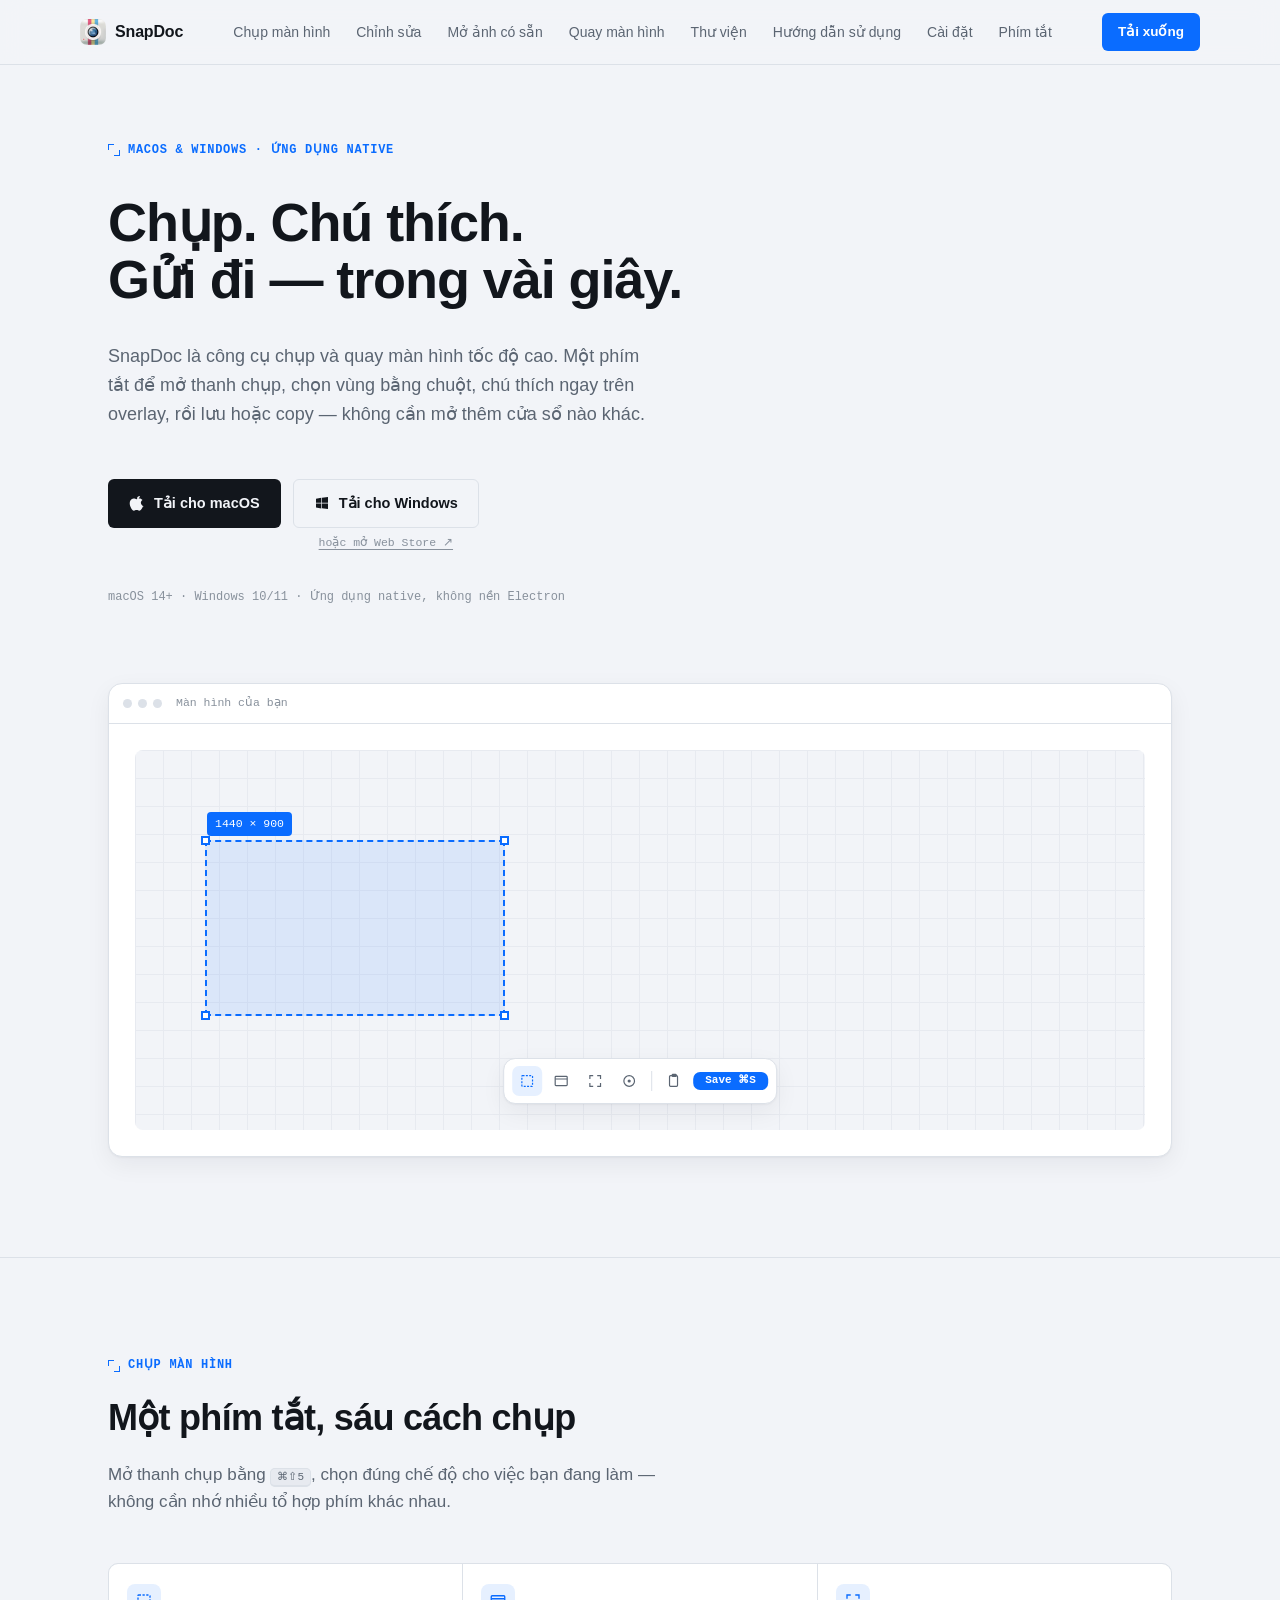
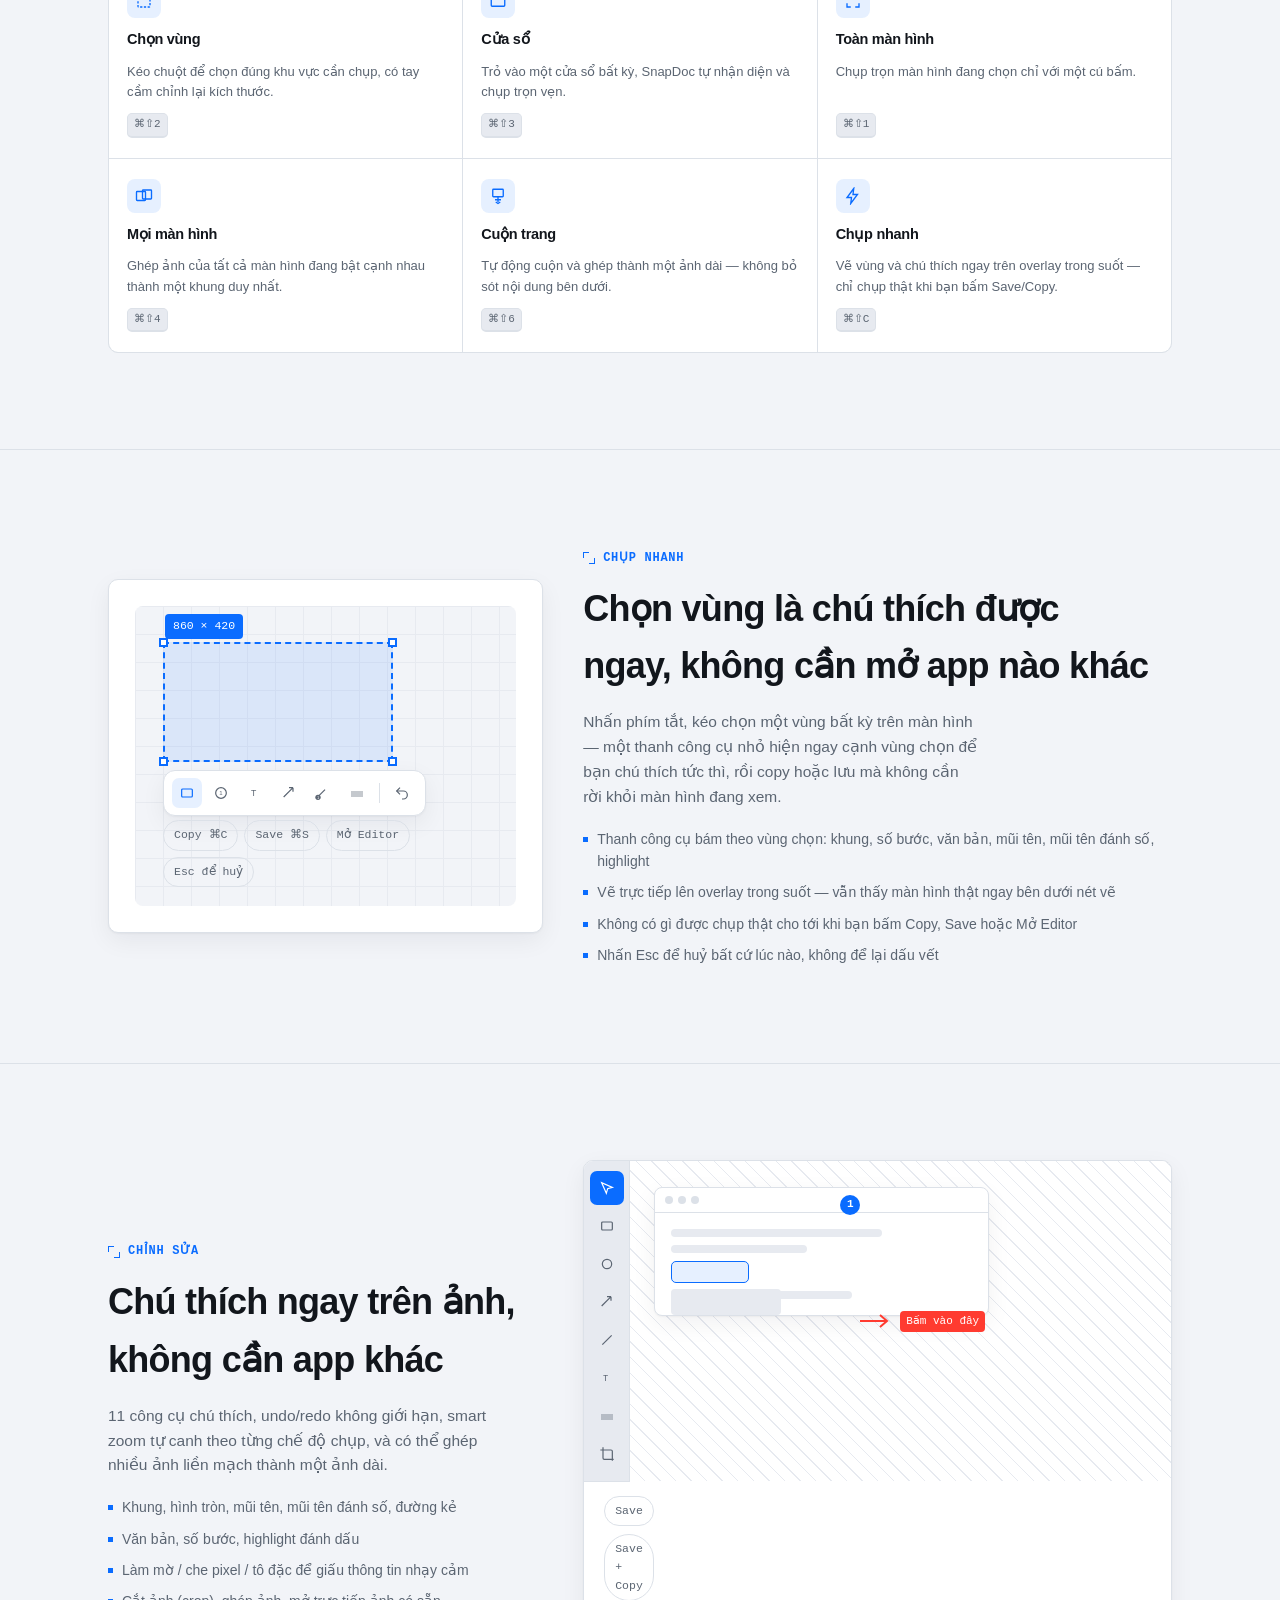
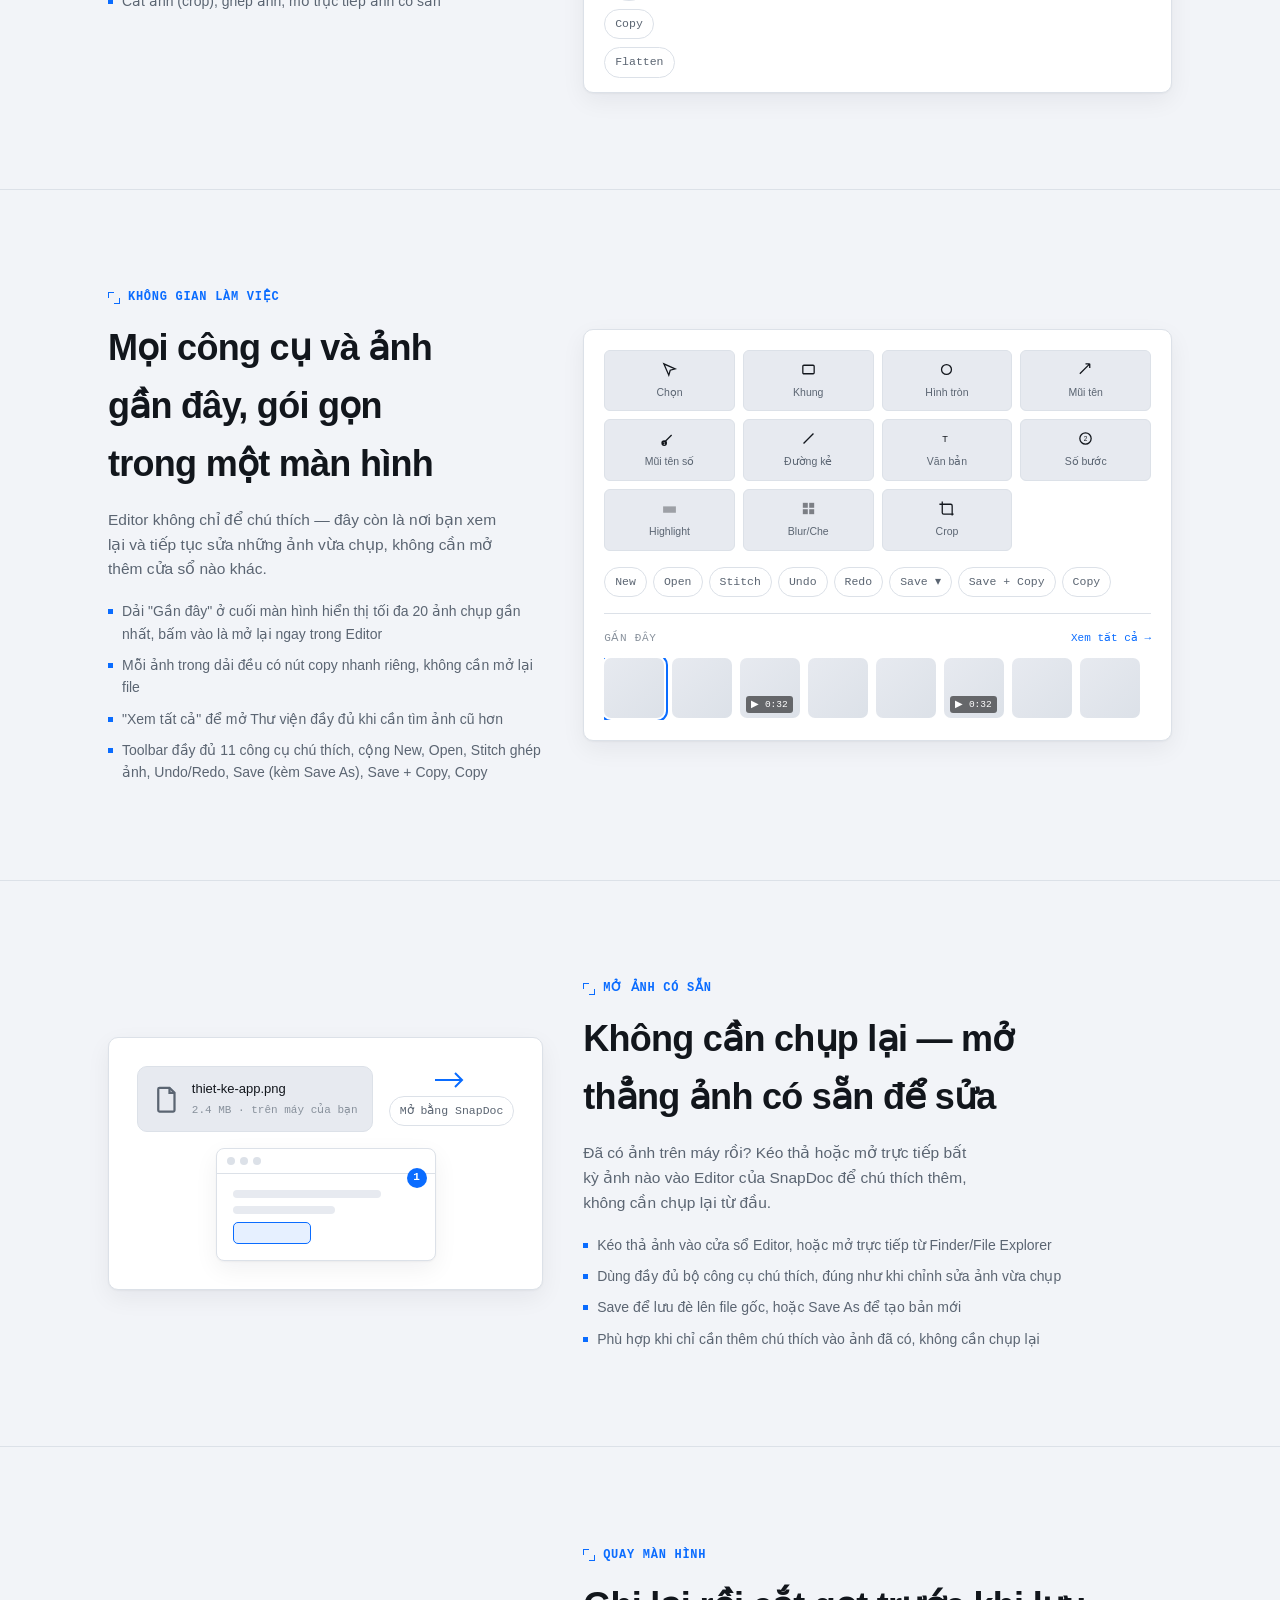
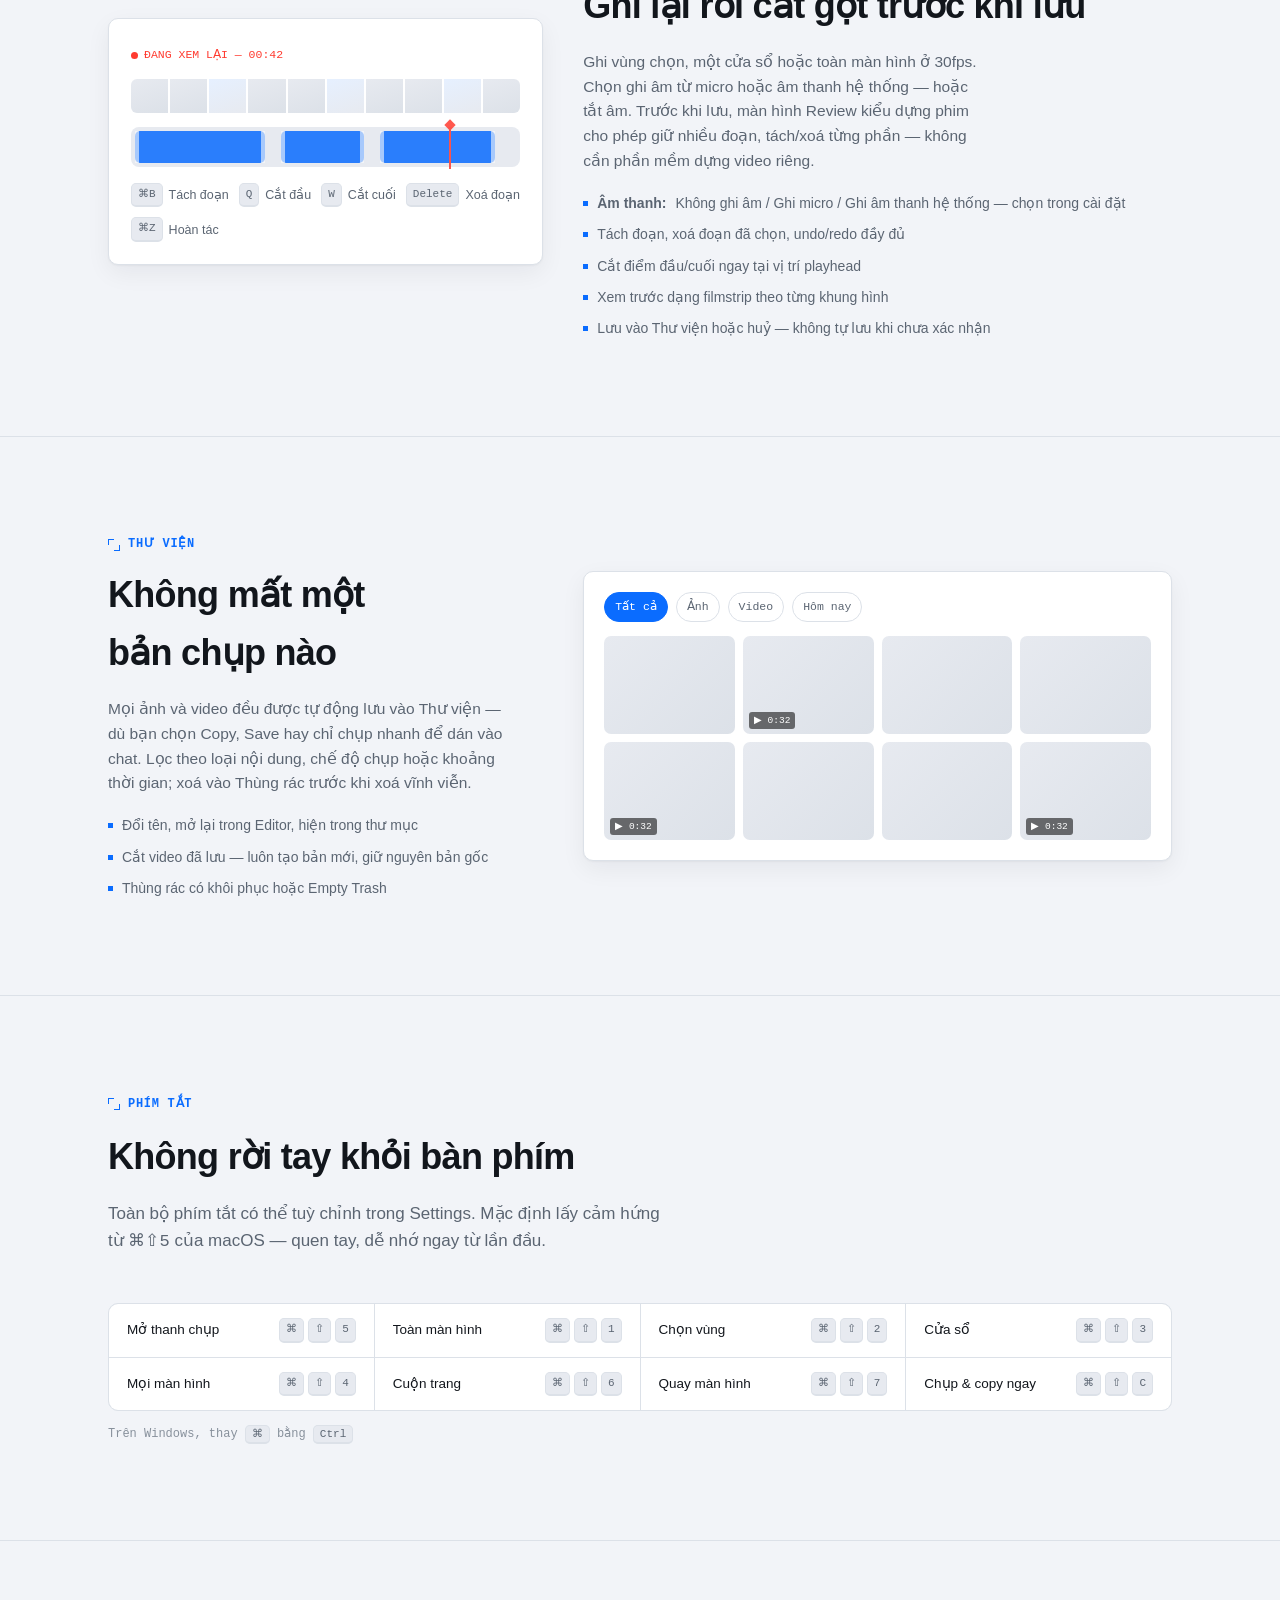
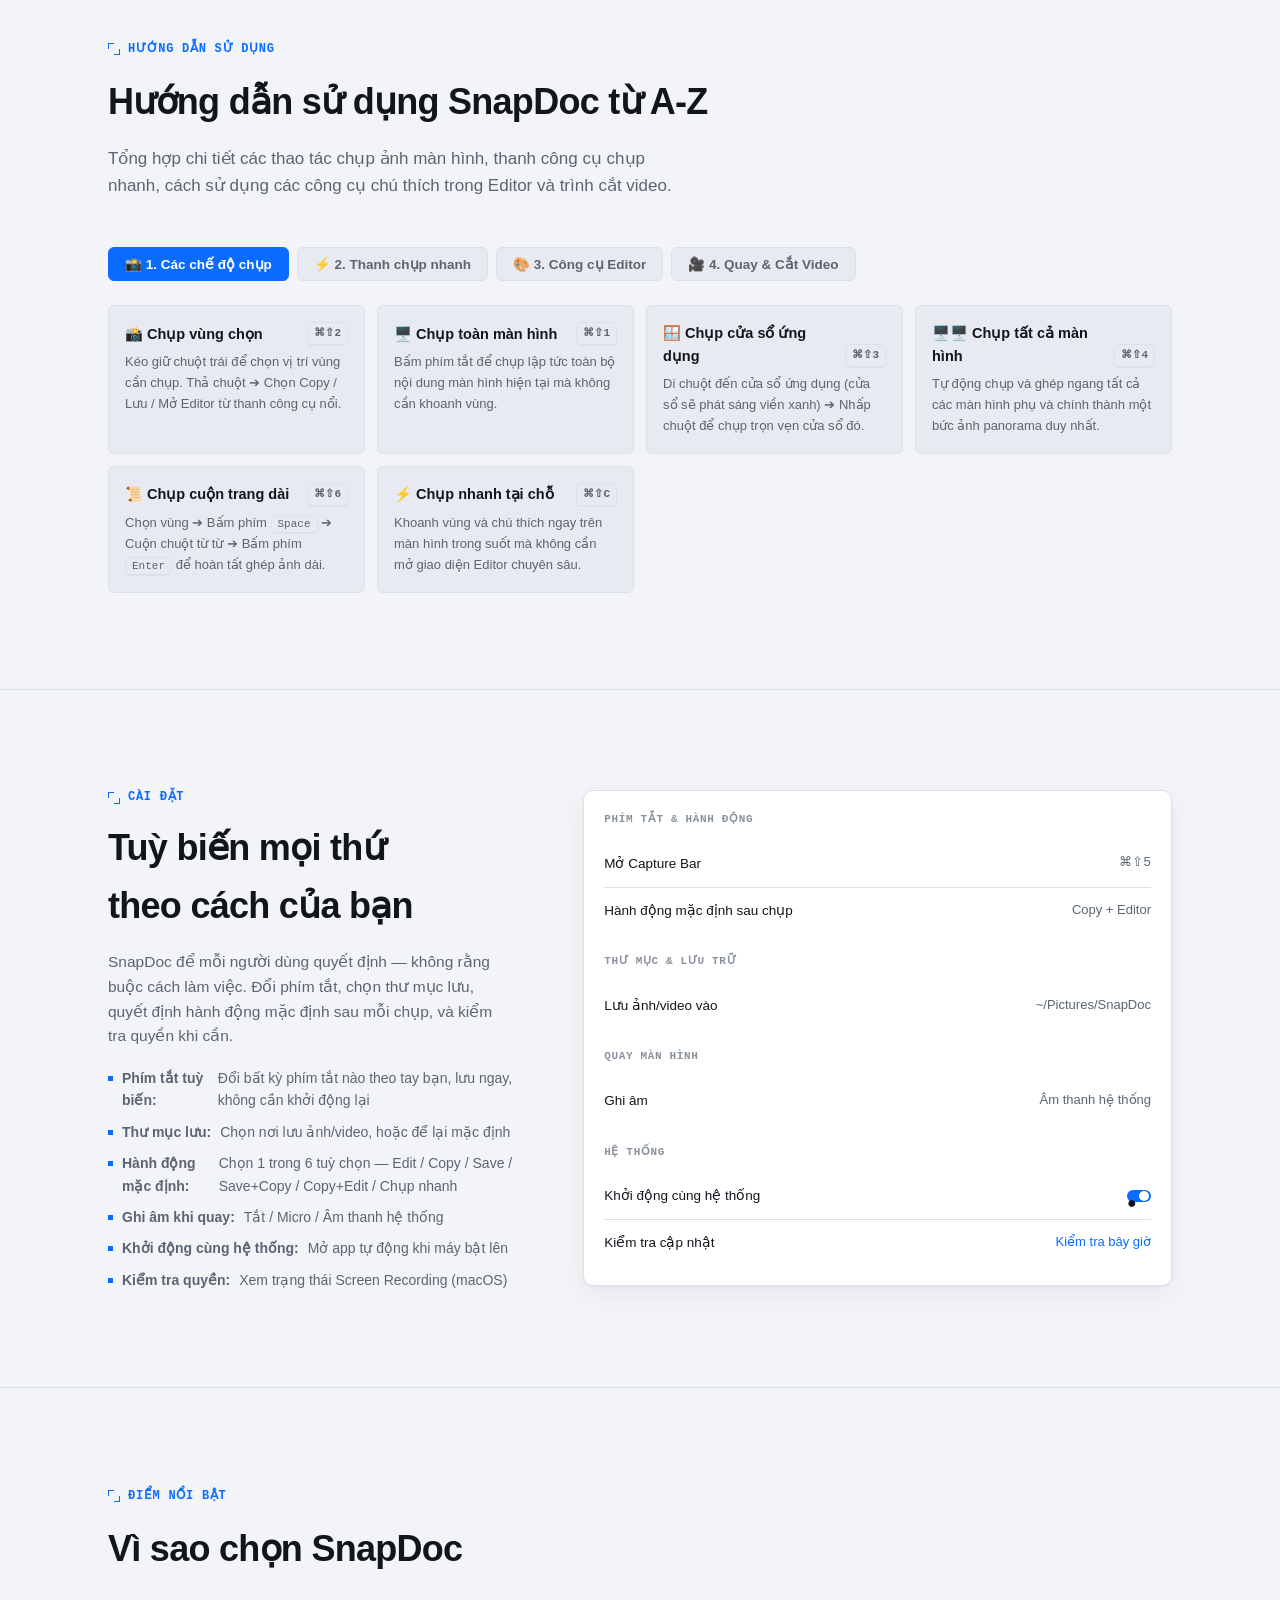
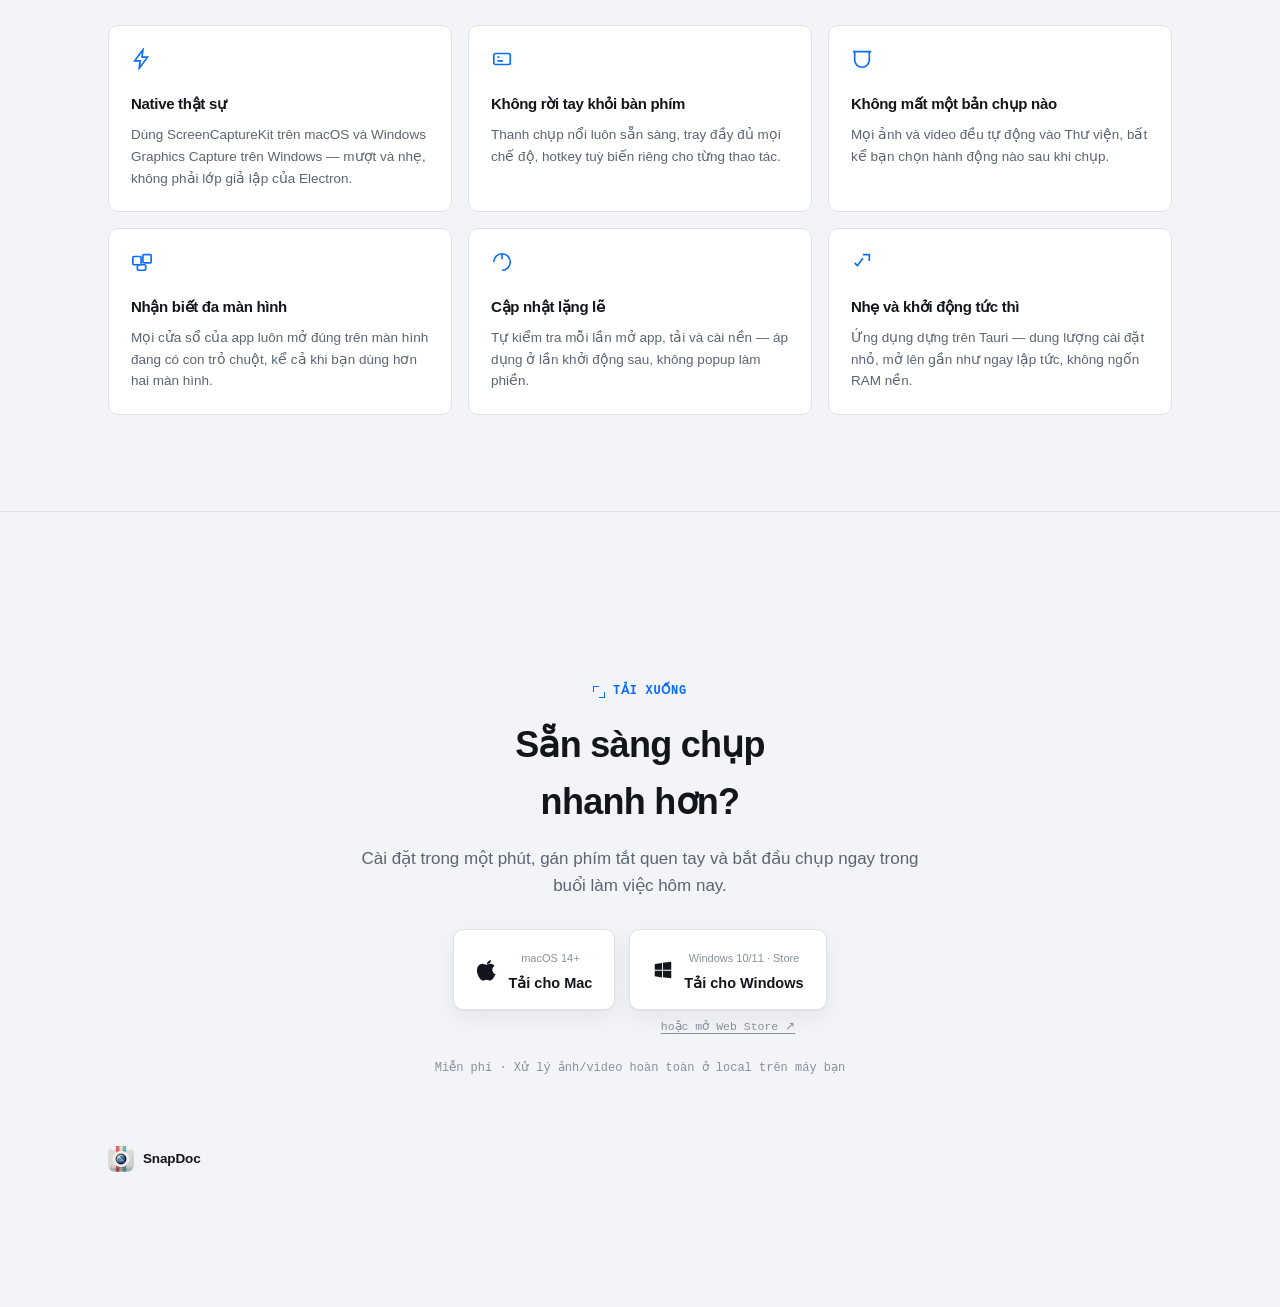
<file: index.html>
<!DOCTYPE html>
<html lang="vi">
<head>
  <meta charset="utf-8" />
  <meta name="viewport" content="width=device-width, initial-scale=1" />
  <title>SnapDoc — Chụp &amp; quay màn hình tốc độ cao</title>
  <meta name="description" content="SnapDoc là công cụ chụp và quay màn hình tốc độ cao cho macOS và Windows: chụp, chú thích, quay màn hình, thư viện tự động và phím tắt tuỳ chỉnh." />
  <link rel="icon" type="image/png" href="assets/app-icon.png" />
  <link rel="stylesheet" href="css/style.css" />
</head>
<body>
<div class="nav">
  <div class="wrap nav-row">
    <a class="brand" href="#top"><img src="assets/app-icon.png" alt="" /> SnapDoc</a>
    <ul class="nav-links">
      <li><a href="#capture">Chụp màn hình</a></li>
      <li><a href="#edit">Chỉnh sửa</a></li>
      <li><a href="#import">Mở ảnh có sẵn</a></li>
      <li><a href="#record">Quay màn hình</a></li>
      <li><a href="#library">Thư viện</a></li>
      <li><a href="guide.html">Hướng dẫn sử dụng</a></li>
      <li><a href="#settings">Cài đặt</a></li>
      <li><a href="#shortcuts">Phím tắt</a></li>
    </ul>
    <a class="nav-cta" href="#download">Tải xuống</a>
  </div>
</div>

<div id="top"></div>

<!-- ================= HERO ================= -->
<section class="hero">
  <div class="wrap hero-grid">
    <div class="eyebrow"><span class="bracket"></span>MACOS &amp; WINDOWS · ỨNG DỤNG NATIVE</div>
    <h1>Chụp. Chú thích.<br />Gửi đi — trong vài giây.</h1>
    <p class="lede">SnapDoc là công cụ chụp và quay màn hình tốc độ cao. Một phím tắt để mở thanh chụp, chọn vùng bằng chuột, chú thích ngay trên overlay, rồi lưu hoặc copy — không cần mở thêm cửa sổ nào khác.</p>
    <div class="cta-row">
      <a class="btn btn-primary" href="https://github.com/dev-truonglx/snapdoc/releases/latest" data-platform="mac">
        <svg width="16" height="16" viewBox="0 0 24 24" fill="currentColor"><path d="M16.365 1.43c0 1.14-.493 2.21-1.278 2.977-.865.84-2.09 1.4-3.106 1.313-.126-1.078.457-2.24 1.245-3.007.866-.84 2.315-1.417 3.14-1.283zM20.86 17.19c-.542 1.243-.8 1.8-1.494 2.9-.968 1.53-2.335 3.44-4.03 3.454-1.508.014-1.897-.98-3.943-.97-2.046.01-2.474.986-3.983.972-1.695-.015-2.99-1.732-3.96-3.26-2.717-4.28-3.006-9.303-1.327-11.98 1.194-1.9 3.08-3.01 4.856-3.01 1.807 0 2.945 1 4.44 1 1.448 0 2.334-1 4.44-1 1.582 0 3.258.862 4.452 2.35-3.913 2.145-3.276 7.735 1.99 9.544z"/></svg>
        Tải cho macOS
      </a>
      <div class="cta-win-group">
        <a class="btn btn-ghost" href="ms-windows-store://pdp/?productid=9NDGM88L03WP" data-platform="win" title="Mở trong Microsoft Store">
          <svg width="16" height="16" viewBox="0 0 24 24" fill="currentColor"><path d="M3 5.5L11 4.3V11.7H3V5.5M12 4.15L21 3V11.7H12V4.15M3 12.7H11V20.1L3 18.9V12.7M12 12.7H21V21L12 19.85V12.7Z"/></svg>
          Tải cho Windows
        </a>
        <a class="cta-alt-link" href="https://apps.microsoft.com/store/detail/9NDGM88L03WP" target="_blank" rel="noopener noreferrer" data-platform="win-web" title="Xem trên Microsoft Store (bản Web)">
          hoặc mở Web Store ↗
        </a>
      </div>
    </div>
    <div class="fine">macOS 14+ · Windows 10/11 · Ứng dụng native, không nền Electron</div>

    <div class="stage">
      <div class="stage-chrome"><span class="dot"></span><span class="dot"></span><span class="dot"></span><span class="stage-title">Màn hình của bạn</span></div>
      <div class="desk">
        <div class="marquee">
          <span class="dim-chip">1440 × 900</span>
          <span class="handle h-tl"></span><span class="handle h-tr"></span><span class="handle h-bl"></span><span class="handle h-br"></span>
        </div>
        <div class="capbar">
          <div class="ic on"><svg viewBox="0 0 24 24" fill="none" stroke="currentColor" stroke-width="1.8"><rect x="4" y="4" width="16" height="16" rx="1" stroke-dasharray="3 2"/></svg></div>
          <div class="ic"><svg viewBox="0 0 24 24" fill="none" stroke="currentColor" stroke-width="1.8"><rect x="3" y="5" width="18" height="14" rx="1.2"/><line x1="3" y1="9" x2="21" y2="9"/></svg></div>
          <div class="ic"><svg viewBox="0 0 24 24" fill="none" stroke="currentColor" stroke-width="1.8"><path d="M4 9V4h5M20 9V4h-5M4 15v5h5M20 15v5h-5"/></svg></div>
          <div class="ic"><svg viewBox="0 0 24 24" fill="none" stroke="currentColor" stroke-width="1.8"><circle cx="12" cy="12" r="8"/><circle cx="12" cy="12" r="2.4" fill="currentColor" stroke="none"/></svg></div>
          <span class="sep"></span>
          <div class="ic"><svg viewBox="0 0 24 24" fill="none" stroke="currentColor" stroke-width="1.8"><rect x="5" y="4" width="12" height="16" rx="1.5"/><rect x="9" y="2" width="6" height="3" rx="1"/></svg></div>
          <div class="save">Save ⌘S</div>
        </div>
      </div>
    </div>
  </div>
</section>

<!-- ================= CAPTURE MODES ================= -->
<section id="capture">
  <div class="wrap">
    <div class="section-head">
      <div class="eyebrow"><span class="bracket"></span>CHỤP MÀN HÌNH</div>
      <h2>Một phím tắt, sáu cách chụp</h2>
      <p class="lede">Mở thanh chụp bằng <kbd style="margin:0">⌘⇧5</kbd>, chọn đúng chế độ cho việc bạn đang làm — không cần nhớ nhiều tổ hợp phím khác nhau.</p>
    </div>
    <div class="modes-grid">
      <div class="mode-card">
        <div class="mode-ic"><svg viewBox="0 0 24 24" fill="none" stroke="currentColor" stroke-width="1.8"><rect x="4" y="4" width="16" height="16" rx="1" stroke-dasharray="3 2"/></svg></div>
        <h3>Chọn vùng</h3>
        <p>Kéo chuột để chọn đúng khu vực cần chụp, có tay cầm chỉnh lại kích thước.</p>
        <kbd>⌘⇧2</kbd>
      </div>
      <div class="mode-card">
        <div class="mode-ic"><svg viewBox="0 0 24 24" fill="none" stroke="currentColor" stroke-width="1.8"><rect x="3" y="5" width="18" height="14" rx="1.2"/><line x1="3" y1="9" x2="21" y2="9"/></svg></div>
        <h3>Cửa sổ</h3>
        <p>Trỏ vào một cửa sổ bất kỳ, SnapDoc tự nhận diện và chụp trọn vẹn.</p>
        <kbd>⌘⇧3</kbd>
      </div>
      <div class="mode-card">
        <div class="mode-ic"><svg viewBox="0 0 24 24" fill="none" stroke="currentColor" stroke-width="1.8"><path d="M4 9V4h5M20 9V4h-5M4 15v5h5M20 15v5h-5"/></svg></div>
        <h3>Toàn màn hình</h3>
        <p>Chụp trọn màn hình đang chọn chỉ với một cú bấm.</p>
        <kbd>⌘⇧1</kbd>
      </div>
      <div class="mode-card">
        <div class="mode-ic"><svg viewBox="0 0 24 24" fill="none" stroke="currentColor" stroke-width="1.8"><rect x="2" y="6" width="12" height="12" rx="1"/><rect x="10" y="4" width="12" height="12" rx="1"/></svg></div>
        <h3>Mọi màn hình</h3>
        <p>Ghép ảnh của tất cả màn hình đang bật cạnh nhau thành một khung duy nhất.</p>
        <kbd>⌘⇧4</kbd>
      </div>
      <div class="mode-card">
        <div class="mode-ic"><svg viewBox="0 0 24 24" fill="none" stroke="currentColor" stroke-width="1.8"><rect x="5" y="3" width="14" height="10" rx="1"/><path d="M8 17h8M12 13v7M9 20l3 2 3-2"/></svg></div>
        <h3>Cuộn trang</h3>
        <p>Tự động cuộn và ghép thành một ảnh dài — không bỏ sót nội dung bên dưới.</p>
        <kbd>⌘⇧6</kbd>
      </div>
      <div class="mode-card">
        <div class="mode-ic"><svg viewBox="0 0 24 24" fill="none" stroke="currentColor" stroke-width="1.8"><path d="M13 2 4 14h6l-1 8 9-12h-6l1-8z"/></svg></div>
        <h3>Chụp nhanh</h3>
        <p>Vẽ vùng và chú thích ngay trên overlay trong suốt — chỉ chụp thật khi bạn bấm Save/Copy.</p>
        <kbd>⌘⇧C</kbd>
      </div>
    </div>
  </div>
</section>

<!-- ================= QUICK CAPTURE ================= -->
<section id="quick">
  <div class="wrap feature rev">
    <div class="f-copy">
      <div class="eyebrow"><span class="bracket"></span>CHỤP NHANH</div>
      <h2>Chọn vùng là chú thích được ngay, không cần mở app nào khác</h2>
      <p>Nhấn phím tắt, kéo chọn một vùng bất kỳ trên màn hình — một thanh công cụ nhỏ hiện ngay cạnh vùng chọn để bạn chú thích tức thì, rồi copy hoặc lưu mà không cần rời khỏi màn hình đang xem.</p>
      <ul class="taglist">
        <li>Thanh công cụ bám theo vùng chọn: khung, số bước, văn bản, mũi tên, mũi tên đánh số, highlight</li>
        <li>Vẽ trực tiếp lên overlay trong suốt — vẫn thấy màn hình thật ngay bên dưới nét vẽ</li>
        <li>Không có gì được chụp thật cho tới khi bạn bấm Copy, Save hoặc Mở Editor</li>
        <li>Nhấn Esc để huỷ bất cứ lúc nào, không để lại dấu vết</li>
      </ul>
    </div>
    <div class="f-visual panel">
      <div class="desk" style="height:300px;">
        <div class="marquee" style="top:36px;left:28px;width:230px;height:120px;">
          <span class="dim-chip">860 × 420</span>
          <span class="handle h-tl"></span><span class="handle h-tr"></span><span class="handle h-bl"></span><span class="handle h-br"></span>
        </div>
        <div class="capbar" style="position:absolute;left:28px;top:164px;bottom:auto;transform:none;">
          <div class="ic on"><svg viewBox="0 0 24 24" fill="none" stroke="currentColor" stroke-width="1.8"><rect x="4" y="6" width="16" height="12" rx="1.5"/></svg></div>
          <div class="ic"><svg viewBox="0 0 24 24" fill="none" stroke="currentColor" stroke-width="1.8"><circle cx="12" cy="12" r="8"/><text x="12" y="15.5" font-size="9" text-anchor="middle" fill="currentColor" stroke="none">1</text></svg></div>
          <div class="ic"><svg viewBox="0 0 24 24" fill="none" stroke="currentColor" stroke-width="1.6"><text x="6" y="17" font-size="13" fill="currentColor" stroke="none">T</text></svg></div>
          <div class="ic"><svg viewBox="0 0 24 24" fill="none" stroke="currentColor" stroke-width="1.8"><path d="M4 18L18 4M18 4h-6M18 4v6"/></svg></div>
          <div class="ic"><svg viewBox="0 0 24 24" fill="none" stroke="currentColor" stroke-width="1.8"><path d="M3 19L15 7"/><circle cx="4.5" cy="18.5" r="4" fill="currentColor" stroke="none"/><text x="4.5" y="20.5" font-size="6" fill="var(--surface)" stroke="none" text-anchor="middle">1</text></svg></div>
          <div class="ic"><svg viewBox="0 0 24 24" fill="none" stroke="currentColor" stroke-width="1.8"><rect x="3" y="9" width="18" height="9" fill="currentColor" stroke="none" opacity="0.35"/></svg></div>
          <span class="sep"></span>
          <div class="ic"><svg viewBox="0 0 24 24" fill="none" stroke="currentColor" stroke-width="1.8"><path d="M9 14 4 9l5-5"/><path d="M4 9h10a6 6 0 0 1 0 12h-2"/></svg></div>
        </div>
        <div style="position:absolute;top:214px;left:28px;right:28px;display:flex;gap:6px;flex-wrap:wrap;">
          <span class="chip">Copy ⌘C</span><span class="chip">Save ⌘S</span><span class="chip">Mở Editor</span><span class="chip">Esc để huỷ</span>
        </div>
      </div>
    </div>
  </div>
</section>

<!-- ================= EDITOR ================= -->
<section id="edit">
  <div class="wrap feature">
    <div class="f-copy">
      <div class="eyebrow"><span class="bracket"></span>CHỈNH SỬA</div>
      <h2>Chú thích ngay trên ảnh, không cần app khác</h2>
      <p>11 công cụ chú thích, undo/redo không giới hạn, smart zoom tự canh theo từng chế độ chụp, và có thể ghép nhiều ảnh liền mạch thành một ảnh dài.</p>
      <ul class="taglist">
        <li>Khung, hình tròn, mũi tên, mũi tên đánh số, đường kẻ</li>
        <li>Văn bản, số bước, highlight đánh dấu</li>
        <li>Làm mờ / che pixel / tô đặc để giấu thông tin nhạy cảm</li>
        <li>Cắt ảnh (crop), ghép ảnh, mở trực tiếp ảnh có sẵn</li>
      </ul>
    </div>
    <div class="f-visual panel">
      <div class="editor-mock">
        <div class="e-rail">
          <div class="ic active"><svg viewBox="0 0 24 24" fill="none" stroke="currentColor" stroke-width="1.8"><path d="M4 4l7 16 2-7 7-2z"/></svg></div>
          <div class="ic"><svg viewBox="0 0 24 24" fill="none" stroke="currentColor" stroke-width="1.8"><rect x="4" y="6" width="16" height="12" rx="1.5"/></svg></div>
          <div class="ic"><svg viewBox="0 0 24 24" fill="none" stroke="currentColor" stroke-width="1.8"><circle cx="12" cy="12" r="7"/></svg></div>
          <div class="ic"><svg viewBox="0 0 24 24" fill="none" stroke="currentColor" stroke-width="1.8"><path d="M4 18L18 4M18 4h-6M18 4v6"/></svg></div>
          <div class="ic"><svg viewBox="0 0 24 24" fill="none" stroke="currentColor" stroke-width="1.8"><path d="M5 19L19 5"/></svg></div>
          <div class="ic"><svg viewBox="0 0 24 24" fill="none" stroke="currentColor" stroke-width="1.6" font-family="var(--mono)"><text x="6" y="17" font-size="13" fill="currentColor" stroke="none">T</text></svg></div>
          <div class="ic"><svg viewBox="0 0 24 24" fill="none" stroke="currentColor" stroke-width="1.8"><rect x="3" y="9" width="18" height="9" fill="currentColor" stroke="none" opacity="0.35"/></svg></div>
          <div class="ic"><svg viewBox="0 0 24 24" fill="none" stroke="currentColor" stroke-width="1.8"><path d="M6 2v16a2 2 0 0 0 2 2h14M2 6h16a2 2 0 0 1 2 2v14"/></svg></div>
        </div>
        <div class="e-canvas">
          <div class="win-mock">
            <div class="bar"><span class="d"></span><span class="d"></span><span class="d"></span></div>
            <div class="body">
              <div class="fake-line" style="width:70%"></div>
              <div class="fake-line" style="width:45%"></div>
              <div class="fake-btn"></div>
              <div class="fake-line" style="width:60%;position:relative;"><span class="blur-box" style="left:0;top:-2px;width:110px"></span></div>
            </div>
          </div>
          <div class="step-badge" style="top:34px;left:210px">1</div>
          <div class="arrow-note" style="top:150px;left:230px">
            <svg width="34" height="14" viewBox="0 0 34 14"><path d="M0 7h26M20 1l7 6-7 6" fill="none" stroke="currentColor" stroke-width="2"/></svg>
            <span>Bấm vào đây</span>
          </div>
        </div>
        <div class="export-row">
          <span class="chip">Save</span><span class="chip">Save + Copy</span><span class="chip">Copy</span><span class="chip">Flatten</span>
        </div>
      </div>
    </div>
  </div>
</section>

<!-- ================= EDITOR WORKSPACE ================= -->
<section id="workspace">
  <div class="wrap feature">
    <div class="f-copy">
      <div class="eyebrow"><span class="bracket"></span>KHÔNG GIAN LÀM VIỆC</div>
      <h2>Mọi công cụ và ảnh gần đây, gói gọn trong một màn hình</h2>
      <p>Editor không chỉ để chú thích — đây còn là nơi bạn xem lại và tiếp tục sửa những ảnh vừa chụp, không cần mở thêm cửa sổ nào khác.</p>
      <ul class="taglist">
        <li>Dải "Gần đây" ở cuối màn hình hiển thị tối đa 20 ảnh chụp gần nhất, bấm vào là mở lại ngay trong Editor</li>
        <li>Mỗi ảnh trong dải đều có nút copy nhanh riêng, không cần mở lại file</li>
        <li>"Xem tất cả" để mở Thư viện đầy đủ khi cần tìm ảnh cũ hơn</li>
        <li>Toolbar đầy đủ 11 công cụ chú thích, cộng New, Open, Stitch ghép ảnh, Undo/Redo, Save (kèm Save As), Save + Copy, Copy</li>
      </ul>
    </div>
    <div class="f-visual panel">
      <div class="editor-tour">
        <div class="et-tools">
          <div class="et-tool"><svg viewBox="0 0 24 24" fill="none" stroke="currentColor" stroke-width="1.8"><path d="M4 4l7 16 2-7 7-2z"/></svg>Chọn</div>
          <div class="et-tool"><svg viewBox="0 0 24 24" fill="none" stroke="currentColor" stroke-width="1.8"><rect x="4" y="6" width="16" height="12" rx="1.5"/></svg>Khung</div>
          <div class="et-tool"><svg viewBox="0 0 24 24" fill="none" stroke="currentColor" stroke-width="1.8"><circle cx="12" cy="12" r="7"/></svg>Hình tròn</div>
          <div class="et-tool"><svg viewBox="0 0 24 24" fill="none" stroke="currentColor" stroke-width="1.8"><path d="M4 18L18 4M18 4h-6M18 4v6"/></svg>Mũi tên</div>
          <div class="et-tool"><svg viewBox="0 0 24 24" fill="none" stroke="currentColor" stroke-width="1.8"><path d="M3 19L15 7"/><circle cx="4.5" cy="18.5" r="4" fill="currentColor" stroke="none"/><text x="4.5" y="20.5" font-size="6" fill="var(--surface)" stroke="none" text-anchor="middle">1</text></svg>Mũi tên số</div>
          <div class="et-tool"><svg viewBox="0 0 24 24" fill="none" stroke="currentColor" stroke-width="1.8"><path d="M5 19L19 5"/></svg>Đường kẻ</div>
          <div class="et-tool"><svg viewBox="0 0 24 24" fill="none" stroke="currentColor" stroke-width="1.6"><text x="6" y="17" font-size="13" fill="currentColor" stroke="none">T</text></svg>Văn bản</div>
          <div class="et-tool"><svg viewBox="0 0 24 24" fill="none" stroke="currentColor" stroke-width="1.8"><circle cx="12" cy="12" r="8"/><text x="12" y="15.5" font-size="9" text-anchor="middle" fill="currentColor" stroke="none">2</text></svg>Số bước</div>
          <div class="et-tool"><svg viewBox="0 0 24 24" fill="none" stroke="currentColor" stroke-width="1.8"><rect x="3" y="9" width="18" height="9" fill="currentColor" stroke="none" opacity="0.35"/></svg>Highlight</div>
          <div class="et-tool"><svg viewBox="0 0 24 24" fill="none" stroke="currentColor" stroke-width="1.8"><rect x="4" y="4" width="7" height="7" fill="currentColor" stroke="none" opacity="0.5"/><rect x="13" y="4" width="7" height="7" fill="currentColor" stroke="none" opacity="0.5"/><rect x="4" y="13" width="7" height="7" fill="currentColor" stroke="none" opacity="0.5"/><rect x="13" y="13" width="7" height="7" fill="currentColor" stroke="none" opacity="0.5"/></svg>Blur/Che</div>
          <div class="et-tool"><svg viewBox="0 0 24 24" fill="none" stroke="currentColor" stroke-width="1.8"><path d="M6 2v16a2 2 0 0 0 2 2h14M2 6h16a2 2 0 0 1 2 2v14"/></svg>Crop</div>
        </div>
        <div class="et-actions-row">
          <span class="chip">New</span><span class="chip">Open</span><span class="chip">Stitch</span><span class="chip">Undo</span><span class="chip">Redo</span><span class="chip">Save ▾</span><span class="chip">Save + Copy</span><span class="chip">Copy</span>
        </div>
        <div class="et-history">
          <div class="et-history-head"><span class="label">Gần đây</span><span class="viewall">Xem tất cả →</span></div>
          <div class="et-history-strip">
            <div class="tile current"></div><div class="tile"></div><div class="tile vid"></div><div class="tile"></div><div class="tile"></div><div class="tile vid"></div><div class="tile"></div><div class="tile"></div>
          </div>
        </div>
      </div>
    </div>
  </div>
</section>

<!-- ================= OPEN EXISTING IMAGE ================= -->
<section id="import">
  <div class="wrap feature rev">
    <div class="f-copy">
      <div class="eyebrow"><span class="bracket"></span>MỞ ẢNH CÓ SẴN</div>
      <h2>Không cần chụp lại — mở thẳng ảnh có sẵn để sửa</h2>
      <p>Đã có ảnh trên máy rồi? Kéo thả hoặc mở trực tiếp bất kỳ ảnh nào vào Editor của SnapDoc để chú thích thêm, không cần chụp lại từ đầu.</p>
      <ul class="taglist">
        <li>Kéo thả ảnh vào cửa sổ Editor, hoặc mở trực tiếp từ Finder/File Explorer</li>
        <li>Dùng đầy đủ bộ công cụ chú thích, đúng như khi chỉnh sửa ảnh vừa chụp</li>
        <li>Save để lưu đè lên file gốc, hoặc Save As để tạo bản mới</li>
        <li>Phù hợp khi chỉ cần thêm chú thích vào ảnh đã có, không cần chụp lại</li>
      </ul>
    </div>
    <div class="f-visual panel">
      <div class="open-mock">
        <div class="file-card">
          <div class="file-ic"><svg viewBox="0 0 24 24" fill="none" stroke="currentColor" stroke-width="1.8"><path d="M6 3h8l4 4v14a1 1 0 0 1-1 1H6a1 1 0 0 1-1-1V4a1 1 0 0 1 1-1z"/><path d="M14 3v4h4"/></svg></div>
          <div class="file-meta">
            <span class="file-name">thiet-ke-app.png</span>
            <span class="file-size">2.4 MB · trên máy của bạn</span>
          </div>
        </div>
        <div class="open-arrow">
          <svg width="34" height="16" viewBox="0 0 34 16"><path d="M0 8h26M20 1l7 7-7 7" fill="none" stroke="currentColor" stroke-width="2"/></svg>
          <span class="chip">Mở bằng SnapDoc</span>
        </div>
        <div class="win-mock" style="position:static;width:100%;max-width:220px;">
          <div class="bar"><span class="d"></span><span class="d"></span><span class="d"></span></div>
          <div class="body" style="position:relative;">
            <div class="fake-line" style="width:80%"></div>
            <div class="fake-line" style="width:55%"></div>
            <div class="fake-btn"></div>
            <div class="step-badge" style="position:absolute;top:-6px;right:8px;">1</div>
          </div>
        </div>
      </div>
    </div>
  </div>
</section>

<!-- ================= RECORDING ================= -->
<section id="record">
  <div class="wrap feature rev">
    <div class="f-copy">
      <div class="eyebrow"><span class="bracket"></span>QUAY MÀN HÌNH</div>
      <h2>Ghi lại rồi cắt gọt trước khi lưu</h2>
      <p>Ghi vùng chọn, một cửa sổ hoặc toàn màn hình ở 30fps. Chọn ghi âm từ micro hoặc âm thanh hệ thống — hoặc tắt âm. Trước khi lưu, màn hình Review kiểu dựng phim cho phép giữ nhiều đoạn, tách/xoá từng phần — không cần phần mềm dựng video riêng.</p>
      <ul class="taglist">
        <li><strong>Âm thanh:</strong> Không ghi âm / Ghi micro / Ghi âm thanh hệ thống — chọn trong cài đặt</li>
        <li>Tách đoạn, xoá đoạn đã chọn, undo/redo đầy đủ</li>
        <li>Cắt điểm đầu/cuối ngay tại vị trí playhead</li>
        <li>Xem trước dạng filmstrip theo từng khung hình</li>
        <li>Lưu vào Thư viện hoặc huỷ — không tự lưu khi chưa xác nhận</li>
      </ul>
    </div>
    <div class="f-visual panel">
      <div class="timeline-mock">
        <div class="rec-live"><span class="rec-dot"></span>ĐANG XEM LẠI — 00:42</div>
        <div class="film">
          <i></i><i></i><i></i><i></i><i></i><i></i><i></i><i></i><i></i><i></i>
        </div>
        <div class="track">
          <div class="seg" style="width:34%"><span class="grip l"></span><span class="grip r"></span></div>
          <div class="seg gap"></div>
          <div class="seg" style="width:22%"><span class="grip l"></span><span class="grip r"></span></div>
          <div class="seg gap"></div>
          <div class="seg" style="width:30%"><span class="grip l"></span><span class="grip r"></span><span class="playhead" style="left:60%"></span></div>
        </div>
        <div class="kbd-row">
          <span class="kv"><kbd>⌘B</kbd>Tách đoạn</span>
          <span class="kv"><kbd>Q</kbd>Cắt đầu</span>
          <span class="kv"><kbd>W</kbd>Cắt cuối</span>
          <span class="kv"><kbd>Delete</kbd>Xoá đoạn</span>
          <span class="kv"><kbd>⌘Z</kbd>Hoàn tác</span>
        </div>
      </div>
    </div>
  </div>
</section>

<!-- ================= LIBRARY ================= -->
<section id="library">
  <div class="wrap feature">
    <div class="f-copy">
      <div class="eyebrow"><span class="bracket"></span>THƯ VIỆN</div>
      <h2>Không mất một bản chụp nào</h2>
      <p>Mọi ảnh và video đều được tự động lưu vào Thư viện — dù bạn chọn Copy, Save hay chỉ chụp nhanh để dán vào chat. Lọc theo loại nội dung, chế độ chụp hoặc khoảng thời gian; xoá vào Thùng rác trước khi xoá vĩnh viễn.</p>
      <ul class="taglist">
        <li>Đổi tên, mở lại trong Editor, hiện trong thư mục</li>
        <li>Cắt video đã lưu — luôn tạo bản mới, giữ nguyên bản gốc</li>
        <li>Thùng rác có khôi phục hoặc Empty Trash</li>
      </ul>
    </div>
    <div class="f-visual panel">
      <div class="lib-mock">
        <div class="lib-filters">
          <span class="chip on">Tất cả</span><span class="chip">Ảnh</span><span class="chip">Video</span><span class="chip">Hôm nay</span>
        </div>
        <div class="lib-grid">
          <div class="tile"></div><div class="tile vid"></div><div class="tile"></div><div class="tile"></div>
          <div class="tile vid"></div><div class="tile"></div><div class="tile"></div><div class="tile vid"></div>
        </div>
      </div>
    </div>
  </div>
</section>

<!-- ================= SHORTCUTS ================= -->
<section id="shortcuts">
  <div class="wrap">
    <div class="section-head">
      <div class="eyebrow"><span class="bracket"></span>PHÍM TẮT</div>
      <h2>Không rời tay khỏi bàn phím</h2>
      <p class="lede">Toàn bộ phím tắt có thể tuỳ chỉnh trong Settings. Mặc định lấy cảm hứng từ <code style="font-family:var(--mono)">⌘⇧5</code> của macOS — quen tay, dễ nhớ ngay từ lần đầu.</p>
    </div>
    <div class="sc-grid">
      <div class="sc-row"><span class="name">Mở thanh chụp</span><span class="sc-keys"><kbd>⌘</kbd><kbd>⇧</kbd><kbd>5</kbd></span></div>
      <div class="sc-row"><span class="name">Toàn màn hình</span><span class="sc-keys"><kbd>⌘</kbd><kbd>⇧</kbd><kbd>1</kbd></span></div>
      <div class="sc-row"><span class="name">Chọn vùng</span><span class="sc-keys"><kbd>⌘</kbd><kbd>⇧</kbd><kbd>2</kbd></span></div>
      <div class="sc-row"><span class="name">Cửa sổ</span><span class="sc-keys"><kbd>⌘</kbd><kbd>⇧</kbd><kbd>3</kbd></span></div>
      <div class="sc-row"><span class="name">Mọi màn hình</span><span class="sc-keys"><kbd>⌘</kbd><kbd>⇧</kbd><kbd>4</kbd></span></div>
      <div class="sc-row"><span class="name">Cuộn trang</span><span class="sc-keys"><kbd>⌘</kbd><kbd>⇧</kbd><kbd>6</kbd></span></div>
      <div class="sc-row"><span class="name">Quay màn hình</span><span class="sc-keys"><kbd>⌘</kbd><kbd>⇧</kbd><kbd>7</kbd></span></div>
      <div class="sc-row"><span class="name">Chụp &amp; copy ngay</span><span class="sc-keys"><kbd>⌘</kbd><kbd>⇧</kbd><kbd>C</kbd></span></div>
    </div>
    <div class="fine" style="margin-top:14px">Trên Windows, thay <kbd style="margin:0">⌘</kbd> bằng <kbd style="margin:0">Ctrl</kbd></div>
  </div>
</section>

<!-- ================= USER GUIDE ================= -->
<section id="guide">
  <div class="wrap">
    <div class="section-head">
      <div class="eyebrow"><span class="bracket"></span>HƯỚNG DẪN SỬ DỤNG</div>
      <h2>Hướng dẫn sử dụng SnapDoc từ A-Z</h2>
      <p class="lede">Tổng hợp chi tiết các thao tác chụp ảnh màn hình, thanh công cụ chụp nhanh, cách sử dụng các công cụ chú thích trong Editor và trình cắt video.</p>
    </div>

    <!-- Guide Navigation Tabs -->
    <div class="guide-tabs">
      <button class="guide-tab-btn active" onclick="switchGuideTab('g-modes', this)">📸 1. Các chế độ chụp</button>
      <button class="guide-tab-btn" onclick="switchGuideTab('g-quick', this)">⚡ 2. Thanh chụp nhanh</button>
      <button class="guide-tab-btn" onclick="switchGuideTab('g-editor', this)">🎨 3. Công cụ Editor</button>
      <button class="guide-tab-btn" onclick="switchGuideTab('g-trim', this)">🎥 4. Quay & Cắt Video</button>
    </div>

    <!-- Tab 1: Capture Modes -->
    <div id="g-modes" class="guide-content active">
      <div class="guide-grid">
        <div class="guide-item">
          <h4>📸 Chụp vùng chọn <kbd style="margin-left:auto">⌘⇧2</kbd></h4>
          <p>Kéo giữ chuột trái để chọn vị trí vùng cần chụp. Thả chuột ➔ Chọn Copy / Lưu / Mở Editor từ thanh công cụ nổi.</p>
        </div>
        <div class="guide-item">
          <h4>🖥️ Chụp toàn màn hình <kbd style="margin-left:auto">⌘⇧1</kbd></h4>
          <p>Bấm phím tắt để chụp lập tức toàn bộ nội dung màn hình hiện tại mà không cần khoanh vùng.</p>
        </div>
        <div class="guide-item">
          <h4>🪟 Chụp cửa sổ ứng dụng <kbd style="margin-left:auto">⌘⇧3</kbd></h4>
          <p>Di chuột đến cửa sổ ứng dụng (cửa sổ sẽ phát sáng viền xanh) ➔ Nhấp chuột để chụp trọn vẹn cửa sổ đó.</p>
        </div>
        <div class="guide-item">
          <h4>🖥️🖥️ Chụp tất cả màn hình <kbd style="margin-left:auto">⌘⇧4</kbd></h4>
          <p>Tự động chụp và ghép ngang tất cả các màn hình phụ và chính thành một bức ảnh panorama duy nhất.</p>
        </div>
        <div class="guide-item">
          <h4>📜 Chụp cuộn trang dài <kbd style="margin-left:auto">⌘⇧6</kbd></h4>
          <p>Chọn vùng ➔ Bấm phím <kbd>Space</kbd> ➔ Cuộn chuột từ từ ➔ Bấm phím <kbd>Enter</kbd> để hoàn tất ghép ảnh dài.</p>
        </div>
        <div class="guide-item">
          <h4>⚡ Chụp nhanh tại chỗ <kbd style="margin-left:auto">⌘⇧C</kbd></h4>
          <p>Khoanh vùng và chú thích ngay trên màn hình trong suốt mà không cần mở giao diện Editor chuyên sâu.</p>
        </div>
      </div>
    </div>

    <!-- Tab 2: Quick Capture Bar & Overlay -->
    <div id="g-quick" class="guide-content">
      <div class="guide-box">
        <h3>Các tính năng trên thanh Capture Bar & Overlay</h3>
        <p>Khi kích hoạt thanh chụp nổi hoặc chế độ chụp vùng, thanh công cụ sẽ tự động xuất hiện với các tiện ích:</p>
        <div class="guide-grid">
          <div class="guide-item">
            <h4>📸 / 🎥 Đổi Chế độ</h4>
            <p>Chuyển đổi tức thì giữa chụp ảnh tĩnh và quay video màn hình.</p>
          </div>
          <div class="guide-item">
            <h4>⏱️ Hẹn giờ tự động</h4>
            <p>Chọn thời gian đếm ngược: Tắt, 5 giây hoặc 10 giây trước khi bấm chụp.</p>
          </div>
          <div class="guide-item">
            <h4>🎙️ Nguồn Âm thanh</h4>
            <p>Ghi âm khi quay: Tắt, Microphone, Âm thanh hệ thống hoặc Kết hợp cả 2.</p>
          </div>
          <div class="guide-item">
            <h4>⌨️ Phím thao tác nhanh</h4>
            <p><kbd>Esc</kbd> Hủy | <kbd>Enter</kbd> Copy | <kbd>⌘S</kbd> Lưu | <kbd>⌘E</kbd> Editor.</p>
          </div>
        </div>
      </div>
    </div>

    <!-- Tab 3: Editor Annotation Tools -->
    <div id="g-editor" class="guide-content">
      <div class="guide-box">
        <h3>Các công cụ vẽ & chú thích trên Canvas (Konva Engine)</h3>
        <p>Nhấp vào từng icon bên dưới để xem chi tiết cách sử dụng và phím tắt trong Editor:</p>

        <div class="tools-catalog">
          <div class="tool-item-card active" onclick="showEditorTool('🏹', 'Chọn & Di chuyển', 'V', 'Dùng để chọn đối tượng đã vẽ trên canvas để di chuyển, thu phóng, xoay hoặc đổi màu.', this)">
            <span class="t-icon">🏹</span>
            <span class="t-name">Select</span>
            <span class="t-key">Phím: V</span>
          </div>
          <div class="tool-item-card" onclick="showEditorTool('🔲', 'Khung Hình chữ nhật', 'R', 'Vẽ khung chữ nhật xung quanh nội dung cần làm nổi bật (Hỗ trợ khung số).', this)">
            <span class="t-icon">🔲</span>
            <span class="t-name">Rectangle</span>
            <span class="t-key">Phím: R</span>
          </div>
          <div class="tool-item-card" onclick="showEditorTool('⭕', 'Hình Tròn / Elip', 'O', 'Vẽ đường tròn hoặc elip để khoanh vùng chi tiết trên ảnh.', this)">
            <span class="t-icon">⭕</span>
            <span class="t-name">Ellipse</span>
            <span class="t-key">Phím: O</span>
          </div>
          <div class="tool-item-card" onclick="showEditorTool('↗️', 'Mũi Tên Chỉ Dẫn', 'T / N', 'Vẽ mũi tên chỉ điểm. Nhấn N để dùng Mũi tên có đánh số tự động tăng.', this)">
            <span class="t-icon">↗️</span>
            <span class="t-name">Arrow</span>
            <span class="t-key">Phím: T / N</span>
          </div>
          <div class="tool-item-card" onclick="showEditorTool('📝', 'Viết Văn Bản', 'C', 'Chèn văn bản chú thích trực tiếp. Hỗ trợ tùy chỉnh font, cỡ chữ và màu sắc.', this)">
            <span class="t-icon">📝</span>
            <span class="t-name">Text</span>
            <span class="t-key">Phím: C</span>
          </div>
          <div class="tool-item-card" onclick="showEditorTool('🔢', 'Đánh Số Bước Tự Động', 'N', 'Click chuột vào ảnh để thả bóng số tự động tăng 1, 2, 3... Tuyệt vời khi làm hướng dẫn theo bước.', this)">
            <span class="t-icon">🔢</span>
            <span class="t-name">Step Counter</span>
            <span class="t-key">Phím: N</span>
          </div>
          <div class="tool-item-card" onclick="showEditorTool('💧', 'Che Mờ Thông Tin', 'B', 'Bôi mờ (Blur / Pixelate) các thông tin nhạy cảm như mật khẩu, sđt, thông tin cá nhân.', this)">
            <span class="t-icon">💧</span>
            <span class="t-name">Blur / Pixel</span>
            <span class="t-key">Phím: B</span>
          </div>
          <div class="tool-item-card" onclick="showEditorTool('🖍️', 'Tô Sáng Văn Bản', 'H', 'Bút tô dạ quang làm nổi bật các dòng chữ quan trọng.', this)">
            <span class="t-icon">🖍️</span>
            <span class="t-name">Highlight</span>
            <span class="t-key">Phím: H</span>
          </div>
          <div class="tool-item-card" onclick="showEditorTool('✂️', 'Cắt & Ghép Ảnh', 'Crop/Stitch', 'Cắt xoay khung hình ảnh hoặc Nối nhiều ảnh chụp thành 1 ảnh dài.', this)">
            <span class="t-icon">✂️</span>
            <span class="t-name">Crop / Stitch</span>
            <span class="t-key">Cắt/Nối</span>
          </div>
        </div>

        <div id="tool-preview-panel" class="tool-preview-panel">
          <h4><span>🏹</span> Chọn & Di chuyển <kbd style="margin-left:8px; font-size:11px">Phím: V</kbd></h4>
          <p>Dùng để chọn đối tượng đã vẽ trên canvas để di chuyển, thu phóng, xoay hoặc đổi màu.</p>
        </div>
      </div>
    </div>

    <!-- Tab 4: Screen Recording & Trim -->
    <div id="g-trim" class="guide-content">
      <div class="guide-box">
        <h3>Quay Màn Hình & Trình Cắt Video CapCut-style</h3>
        <p>Sau khi bấm dừng quay, video sẽ tự động được chuyển tới giao diện Trình xem & Cắt tỉa (Review & Trim):</p>

        <ul class="guide-steps">
          <li><strong><kbd>⌘B</kbd> hoặc <kbd>Ctrl+B</kbd>:</strong> Tách / Cắt đôi phân đoạn video tại vị trí thanh phát hiện tại (Split segment).</li>
          <li><strong><kbd>Q</kbd>:</strong> Cắt bỏ toàn bộ đoạn video đằng trước vị trí hiện tại (Trim start).</li>
          <li><strong><kbd>W</kbd>:</strong> Cắt bỏ toàn bộ đoạn video đằng sau vị trí hiện tại (Trim end).</li>
          <li><strong><kbd>Delete</kbd>:</strong> Xóa phân đoạn video đang chọn.</li>
          <li><strong><kbd>⌘Z</kbd> / <kbd>⌘⇧Z</kbd>:</strong> Hoàn tác hoặc làm lại thao tác cắt video.</li>
        </ul>
      </div>
    </div>

  </div>
</section>


<!-- ================= SETTINGS ================= -->
<section id="settings">
  <div class="wrap feature">
    <div class="f-copy">
      <div class="eyebrow"><span class="bracket"></span>CÀI ĐẶT</div>
      <h2>Tuỳ biến mọi thứ theo cách của bạn</h2>
      <p>SnapDoc để mỗi người dùng quyết định — không rằng buộc cách làm việc. Đổi phím tắt, chọn thư mục lưu, quyết định hành động mặc định sau mỗi chụp, và kiểm tra quyền khi cần.</p>
      <ul class="taglist">
        <li><strong>Phím tắt tuỳ biến:</strong> Đổi bất kỳ phím tắt nào theo tay bạn, lưu ngay, không cần khởi động lại</li>
        <li><strong>Thư mục lưu:</strong> Chọn nơi lưu ảnh/video, hoặc để lại mặc định</li>
        <li><strong>Hành động mặc định:</strong> Chọn 1 trong 6 tuỳ chọn — Edit / Copy / Save / Save+Copy / Copy+Edit / Chụp nhanh</li>
        <li><strong>Ghi âm khi quay:</strong> Tắt / Micro / Âm thanh hệ thống</li>
        <li><strong>Khởi động cùng hệ thống:</strong> Mở app tự động khi máy bật lên</li>
        <li><strong>Kiểm tra quyền:</strong> Xem trạng thái Screen Recording (macOS)</li>
      </ul>
    </div>
    <div class="f-visual panel">
      <div class="settings-mock">
        <div class="set-section">
          <div class="set-header">Phím tắt & hành động</div>
          <div class="set-row">
            <span class="set-label">Mở Capture Bar</span>
            <span class="set-value" style="font-family:var(--mono)">⌘⇧5</span>
          </div>
          <div class="set-row">
            <span class="set-label">Hành động mặc định sau chụp</span>
            <span class="set-value">Copy + Editor</span>
          </div>
        </div>
        <div class="set-section">
          <div class="set-header">Thư mục &amp; lưu trữ</div>
          <div class="set-row">
            <span class="set-label">Lưu ảnh/video vào</span>
            <span class="set-value" style="font-size:13px">~/Pictures/SnapDoc</span>
          </div>
        </div>
        <div class="set-section">
          <div class="set-header">Quay màn hình</div>
          <div class="set-row">
            <span class="set-label">Ghi âm</span>
            <span class="set-value">Âm thanh hệ thống</span>
          </div>
        </div>
        <div class="set-section">
          <div class="set-header">Hệ thống</div>
          <div class="set-row">
            <span class="set-label">Khởi động cùng hệ thống</span>
            <span class="set-toggle">●</span>
          </div>
          <div class="set-row">
            <span class="set-label">Kiểm tra cập nhật</span>
            <span class="set-value set-action">Kiểm tra bây giờ</span>
          </div>
        </div>
      </div>
    </div>
  </div>
</section>

<!-- ================= HIGHLIGHTS ================= -->
<section id="why">
  <div class="wrap">
    <div class="section-head">
      <div class="eyebrow"><span class="bracket"></span>ĐIỂM NỔI BẬT</div>
      <h2>Vì sao chọn SnapDoc</h2>
    </div>
    <div class="hi-grid">
      <div class="hi-card">
        <span class="bracket"></span>
        <div class="hi-ic"><svg viewBox="0 0 24 24" fill="none" stroke="currentColor" stroke-width="1.8"><path d="M13 2 4 14h6l-1 8 9-12h-6l1-8z"/></svg></div>
        <h3>Native thật sự</h3>
        <p>Dùng ScreenCaptureKit trên macOS và Windows Graphics Capture trên Windows — mượt và nhẹ, không phải lớp giả lập của Electron.</p>
      </div>
      <div class="hi-card">
        <span class="bracket"></span>
        <div class="hi-ic"><svg viewBox="0 0 24 24" fill="none" stroke="currentColor" stroke-width="1.8"><rect x="3" y="6" width="18" height="12" rx="2"/><path d="M7 10h2M7 14h6"/></svg></div>
        <h3>Không rời tay khỏi bàn phím</h3>
        <p>Thanh chụp nổi luôn sẵn sàng, tray đầy đủ mọi chế độ, hotkey tuỳ biến riêng cho từng thao tác.</p>
      </div>
      <div class="hi-card">
        <span class="bracket"></span>
        <div class="hi-ic"><svg viewBox="0 0 24 24" fill="none" stroke="currentColor" stroke-width="1.8"><path d="M4 4v9a8 8 0 0 0 16 0V4M2 4h20"/></svg></div>
        <h3>Không mất một bản chụp nào</h3>
        <p>Mọi ảnh và video đều tự động vào Thư viện, bất kể bạn chọn hành động nào sau khi chụp.</p>
      </div>
      <div class="hi-card">
        <span class="bracket"></span>
        <div class="hi-ic"><svg viewBox="0 0 24 24" fill="none" stroke="currentColor" stroke-width="1.8"><rect x="2" y="6" width="9" height="9" rx="1"/><rect x="13" y="4" width="9" height="9" rx="1"/><rect x="7" y="15" width="9" height="6" rx="1"/></svg></div>
        <h3>Nhận biết đa màn hình</h3>
        <p>Mọi cửa sổ của app luôn mở đúng trên màn hình đang có con trỏ chuột, kể cả khi bạn dùng hơn hai màn hình.</p>
      </div>
      <div class="hi-card">
        <span class="bracket"></span>
        <div class="hi-ic"><svg viewBox="0 0 24 24" fill="none" stroke="currentColor" stroke-width="1.8"><path d="M12 3v6M12 21a9 9 0 1 0-9-9"/></svg></div>
        <h3>Cập nhật lặng lẽ</h3>
        <p>Tự kiểm tra mỗi lần mở app, tải và cài nền — áp dụng ở lần khởi động sau, không popup làm phiền.</p>
      </div>
      <div class="hi-card">
        <span class="bracket"></span>
        <div class="hi-ic"><svg viewBox="0 0 24 24" fill="none" stroke="currentColor" stroke-width="1.8"><path d="M4 13l3 3 6-8M13 4h7v7"/></svg></div>
        <h3>Nhẹ và khởi động tức thì</h3>
        <p>Ứng dụng dựng trên Tauri — dung lượng cài đặt nhỏ, mở lên gần như ngay lập tức, không ngốn RAM nền.</p>
      </div>
    </div>
  </div>
</section>

<!-- ================= DOWNLOAD ================= -->
<section id="download" style="border-bottom:none;">
  <div class="wrap dl-box">
    <div class="eyebrow" style="justify-content:center"><span class="bracket"></span>TẢI XUỐNG</div>
    <h2>Sẵn sàng chụp nhanh hơn?</h2>
    <p class="lede" style="margin-left:auto;margin-right:auto">Cài đặt trong một phút, gán phím tắt quen tay và bắt đầu chụp ngay trong buổi làm việc hôm nay.</p>
    <div class="dl-cta">
      <a class="plat-btn" href="https://github.com/dev-truonglx/snapdoc/releases/latest" data-platform="mac">
        <svg viewBox="0 0 24 24" fill="currentColor"><path d="M16.365 1.43c0 1.14-.493 2.21-1.278 2.977-.865.84-2.09 1.4-3.106 1.313-.126-1.078.457-2.24 1.245-3.007.866-.84 2.315-1.417 3.14-1.283zM20.86 17.19c-.542 1.243-.8 1.8-1.494 2.9-.968 1.53-2.335 3.44-4.03 3.454-1.508.014-1.897-.98-3.943-.97-2.046.01-2.474.986-3.983.972-1.695-.015-2.99-1.732-3.96-3.26-2.717-4.28-3.006-9.303-1.327-11.98 1.194-1.9 3.08-3.01 4.856-3.01 1.807 0 2.945 1 4.44 1 1.448 0 2.334-1 4.44-1 1.582 0 3.258.862 4.452 2.35-3.913 2.145-3.276 7.735 1.99 9.544z"/></svg>
        <span><span class="t1">macOS 14+</span><br /><span class="t2">Tải cho Mac</span></span>
      </a>
      <div class="plat-win-group">
        <a class="plat-btn" href="ms-windows-store://pdp/?productid=9NDGM88L03WP" data-platform="win" title="Mở trong Microsoft Store">
          <svg viewBox="0 0 24 24" fill="currentColor"><path d="M3 5.5L11 4.3V11.7H3V5.5M12 4.15L21 3V11.7H12V4.15M3 12.7H11V20.1L3 18.9V12.7M12 12.7H21V21L12 19.85V12.7Z"/></svg>
          <span><span class="t1">Windows 10/11 · Store</span><br /><span class="t2">Tải cho Windows</span></span>
        </a>
        <a class="plat-alt-link" href="https://apps.microsoft.com/store/detail/9NDGM88L03WP" target="_blank" rel="noopener noreferrer" data-platform="win-web" title="Xem trên Microsoft Store (bản Web)">
          hoặc mở Web Store ↗
        </a>
      </div>
    </div>
    <div class="sysreq">Miễn phí · Xử lý ảnh/video hoàn toàn ở local trên máy bạn</div>
  </div>
  <div class="wrap">
    <footer>
      <a class="brand" href="#top"><img src="assets/app-icon.png" alt="" /> SnapDoc</a>
    </footer>
  </div>
</section>
<script src="js/app.js" defer></script>
</body>
</html>
</file>
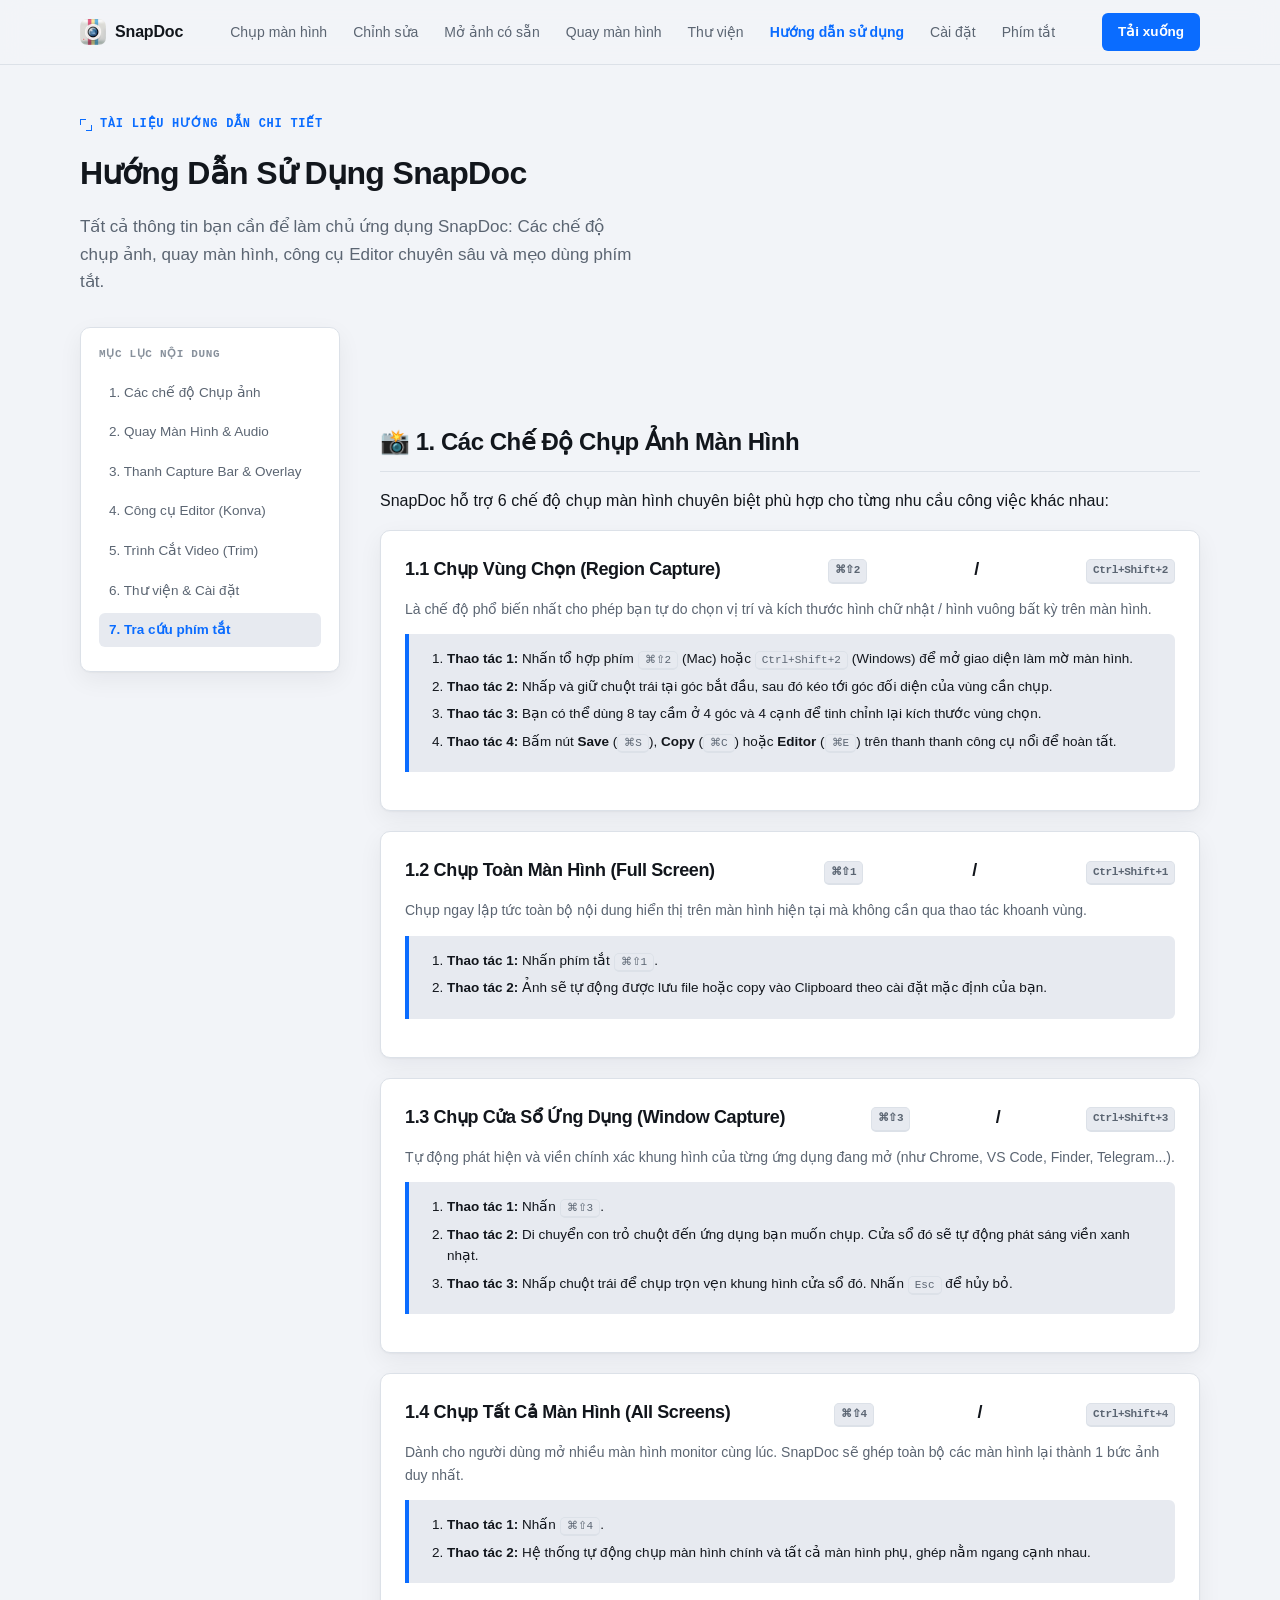
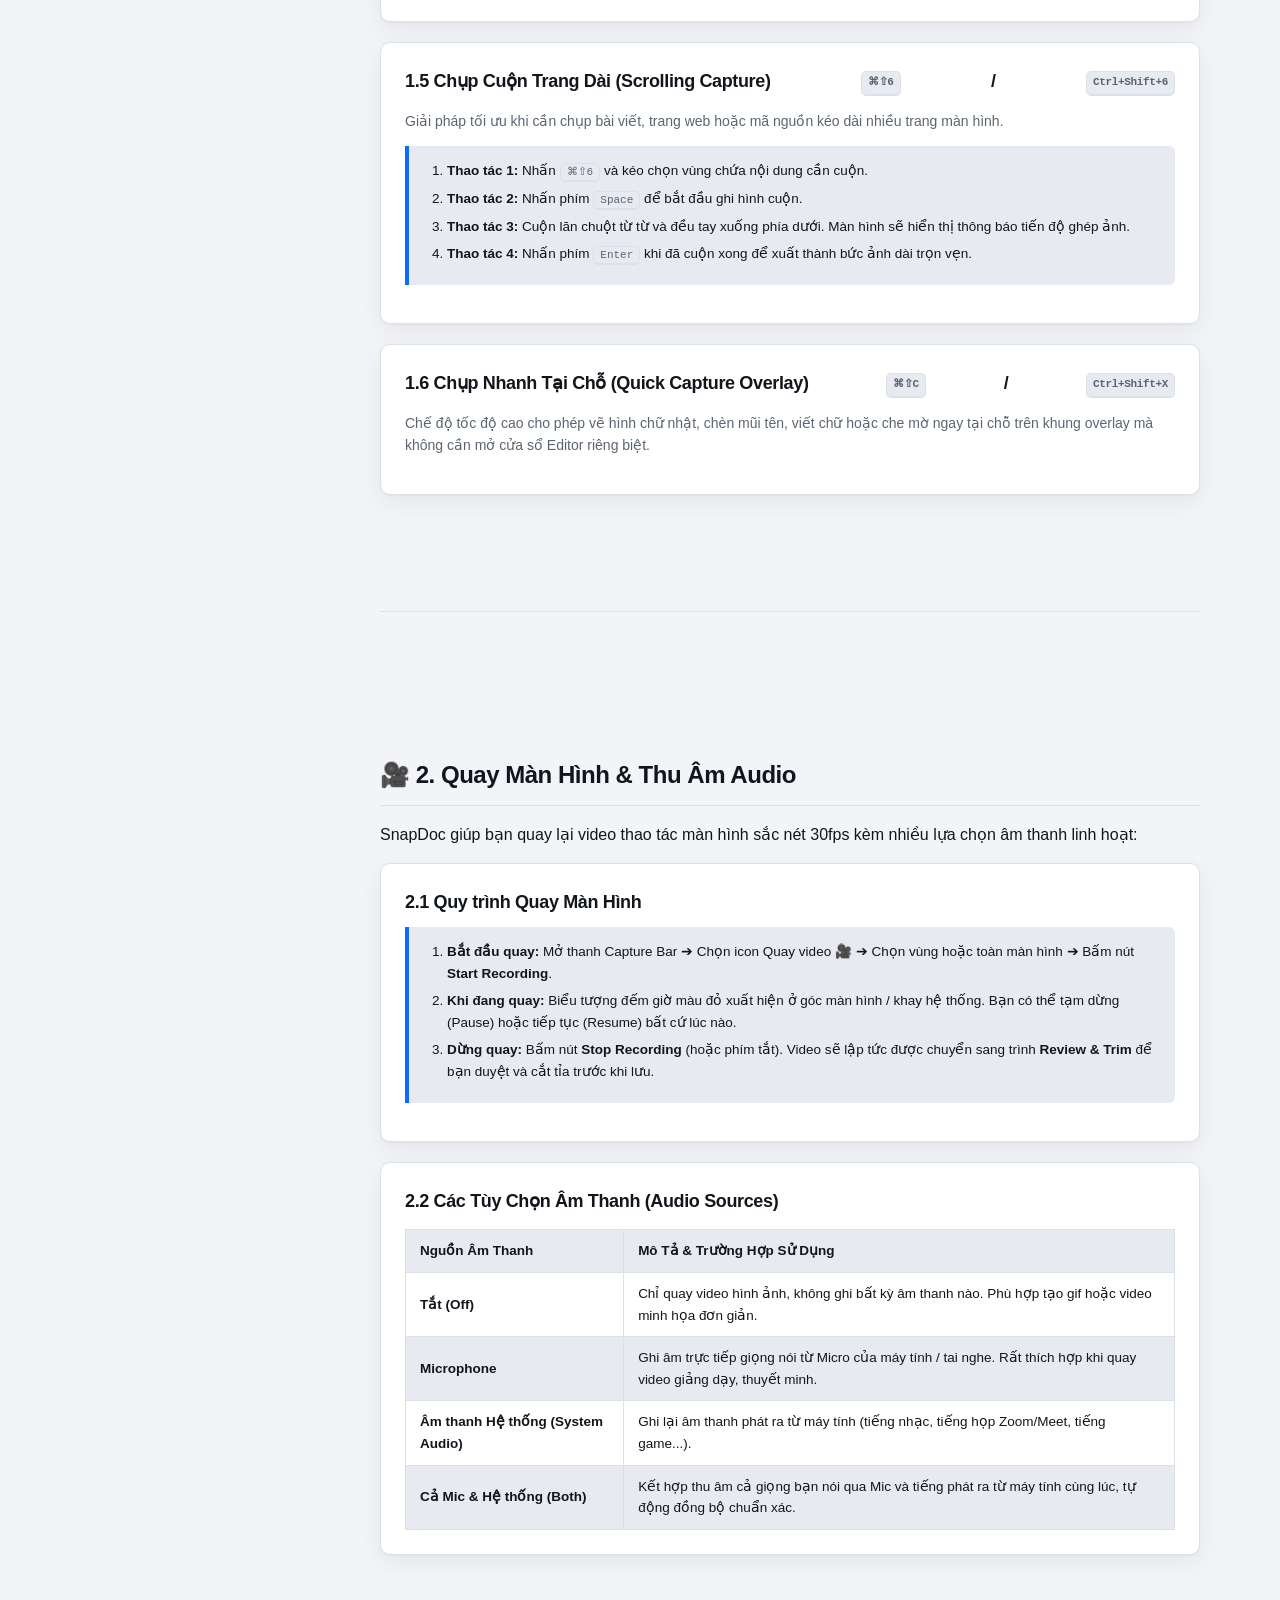
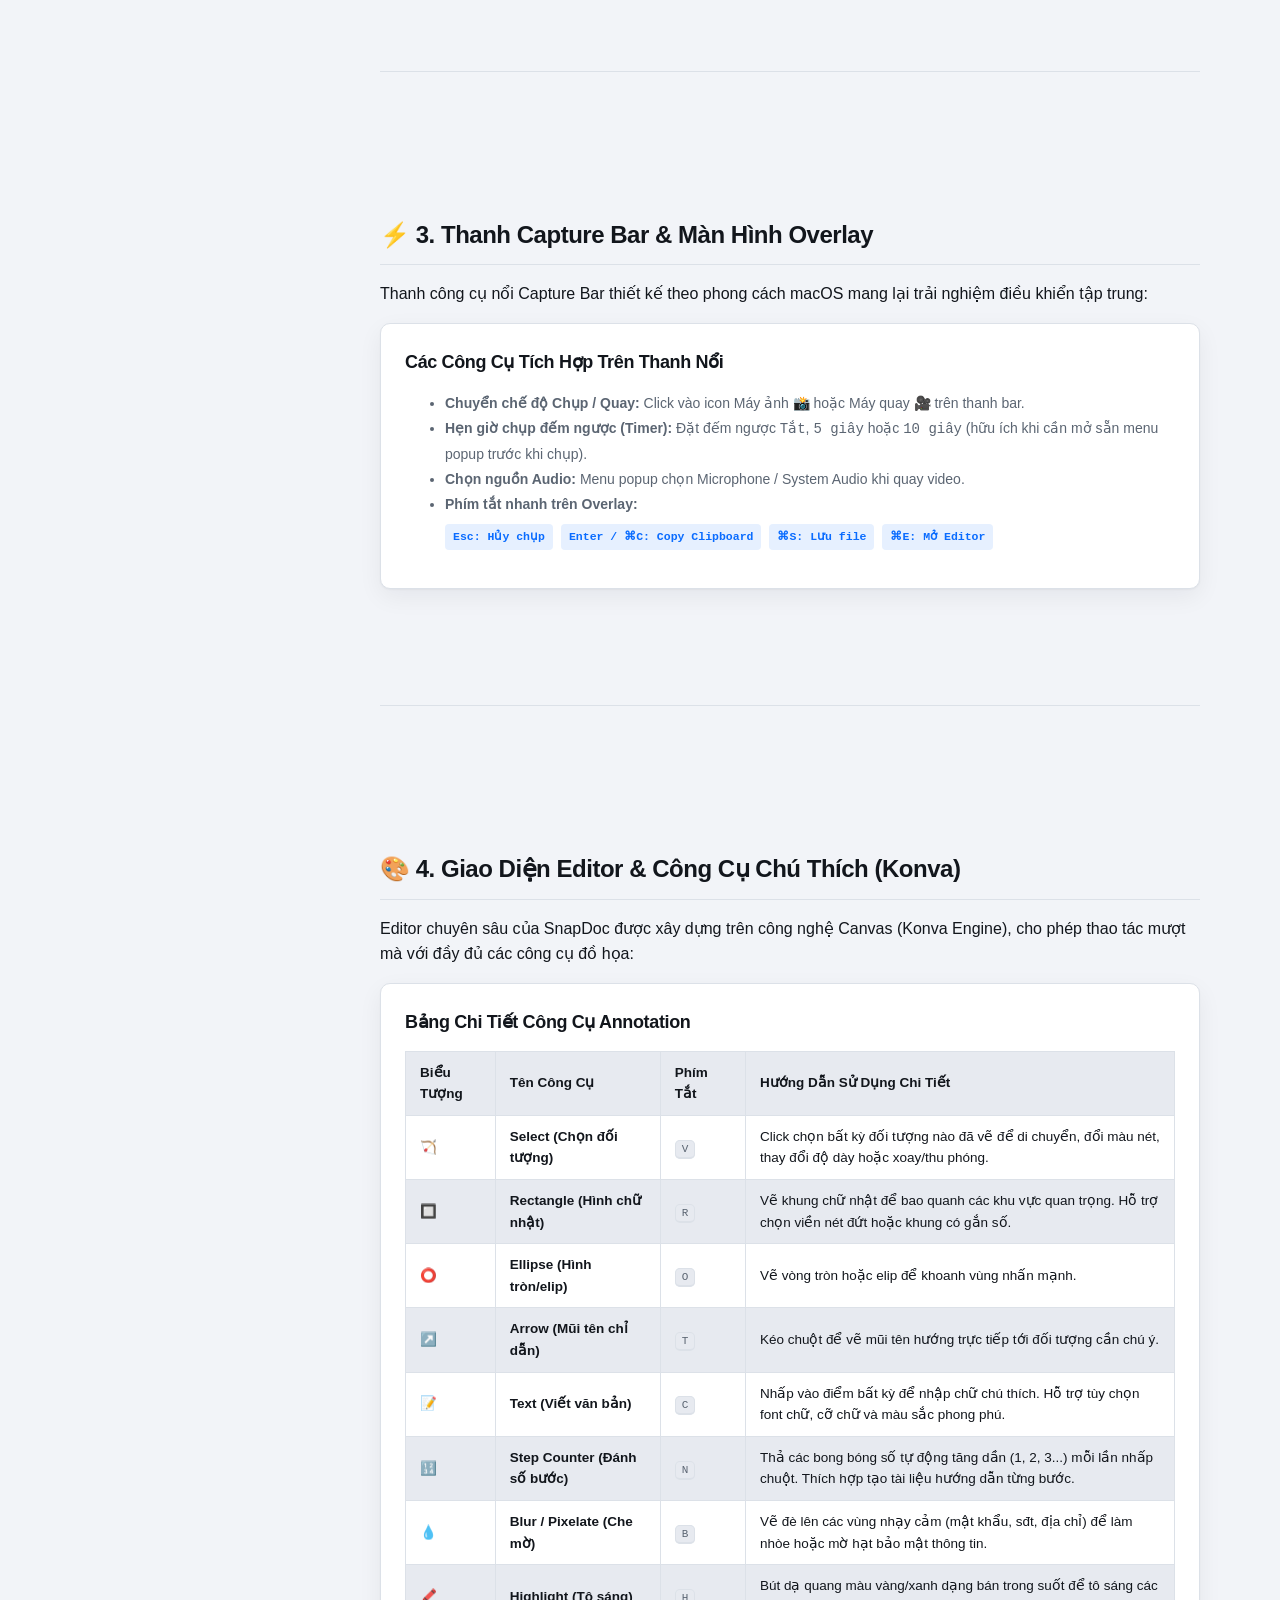
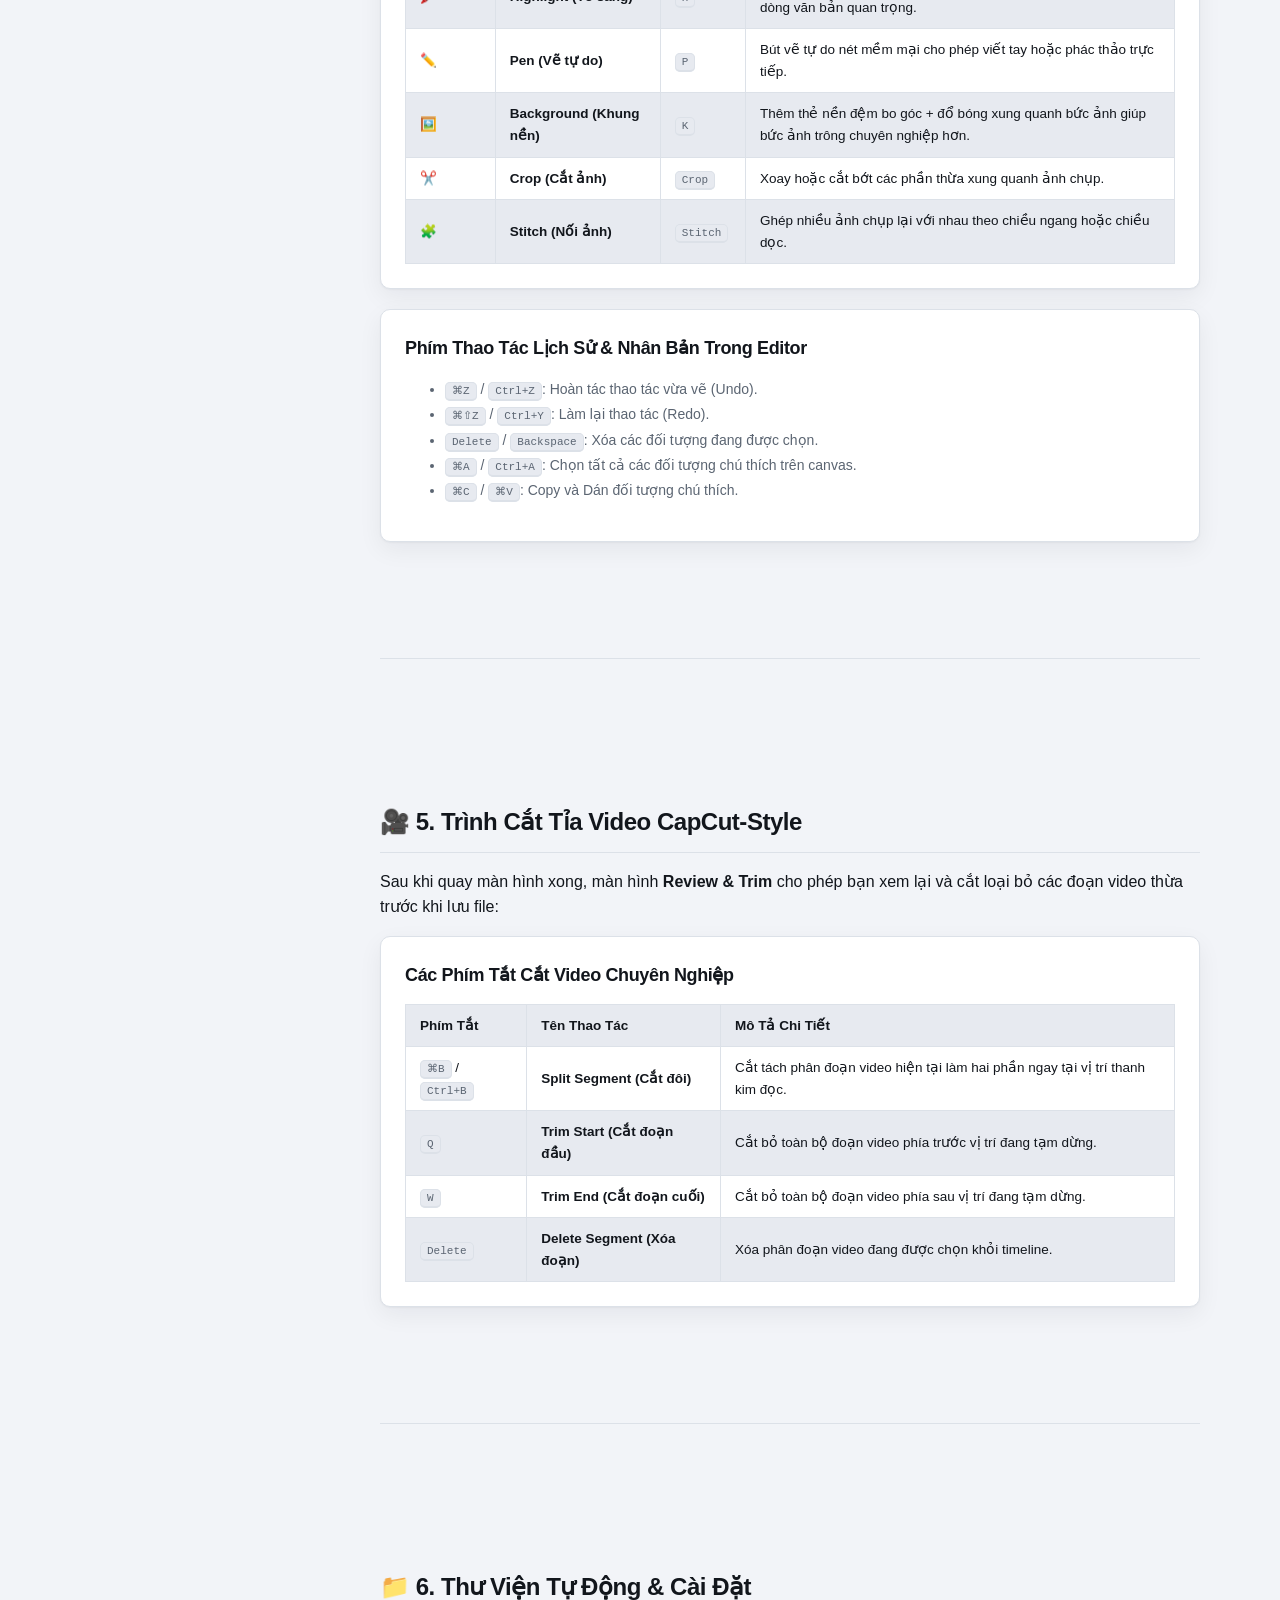
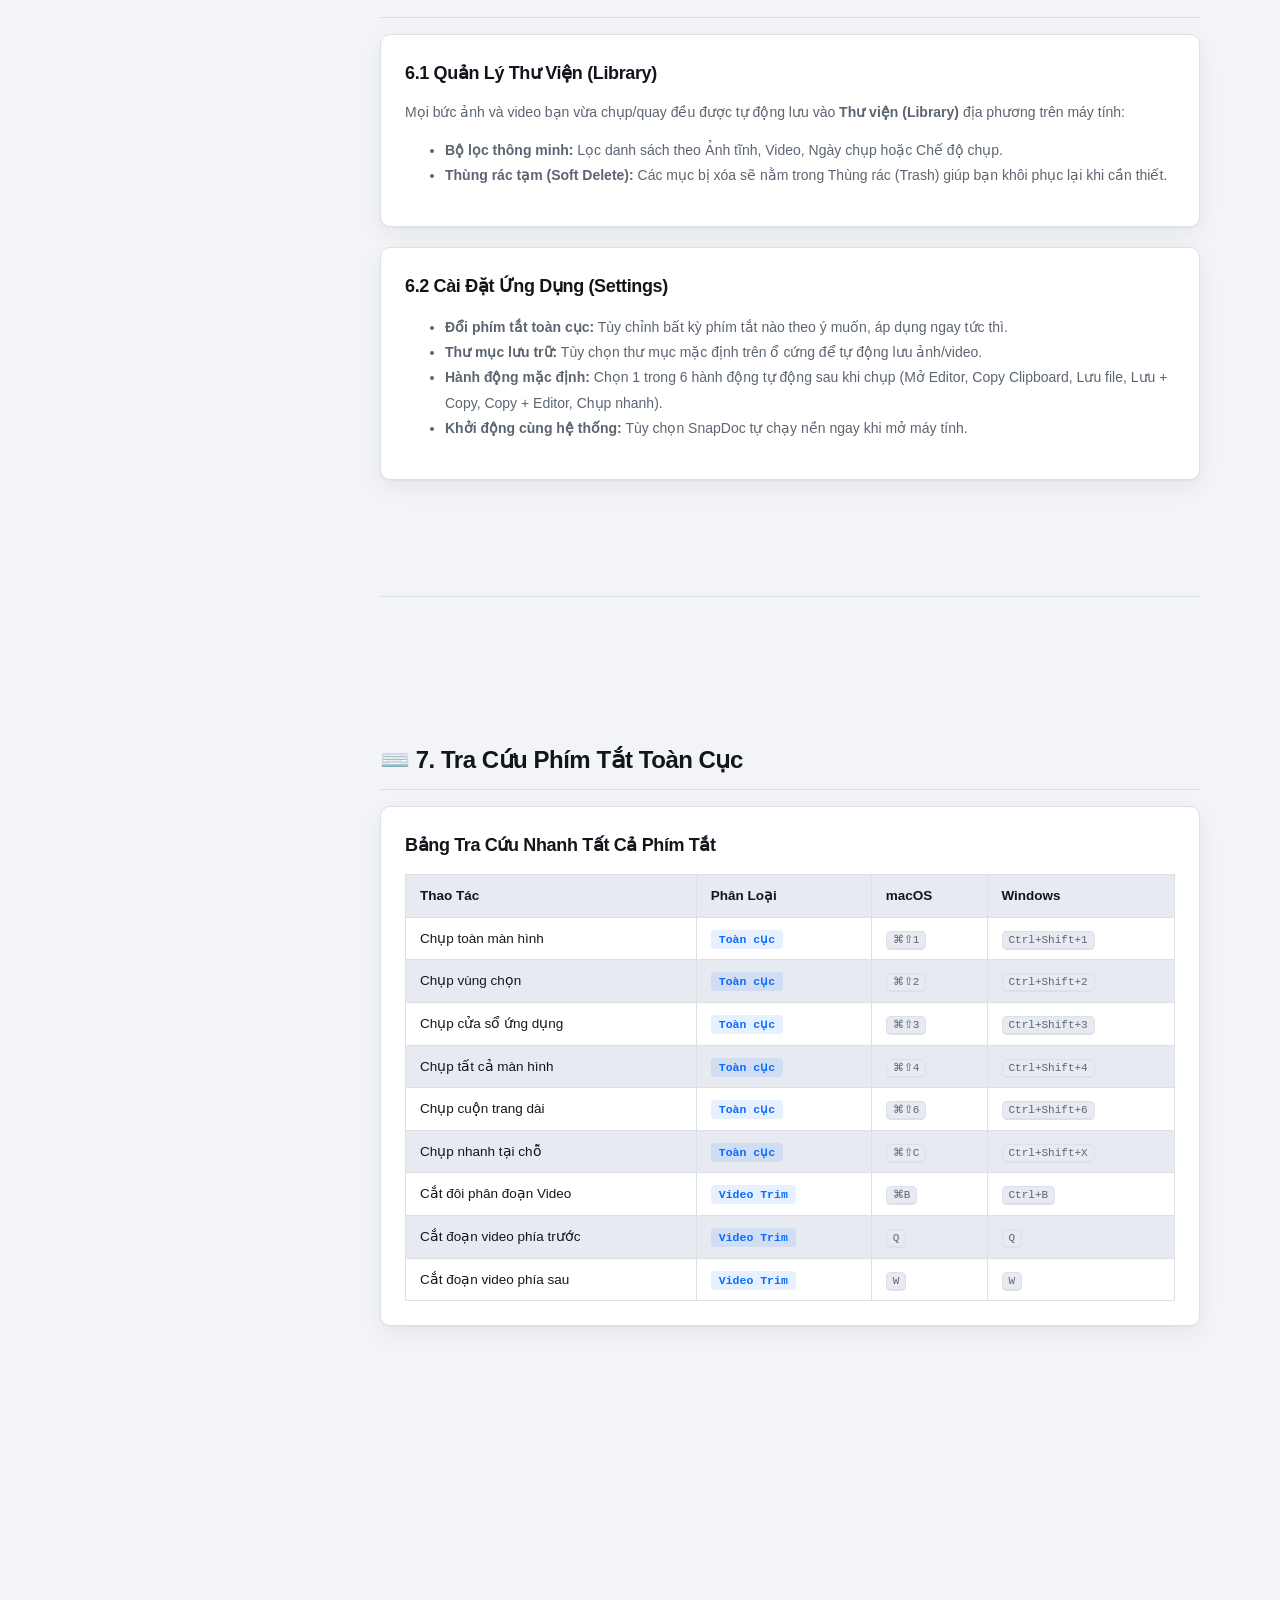
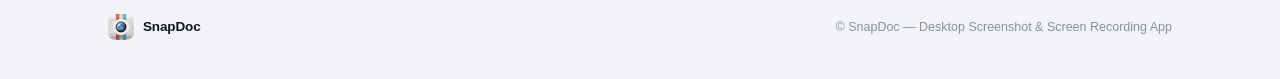
<file: guide.html>
<!DOCTYPE html>
<html lang="vi">
<head>
  <meta charset="utf-8" />
  <meta name="viewport" content="width=device-width, initial-scale=1" />
  <title>Hướng Dẫn Sử Dụng Chi Tiết — SnapDoc</title>
  <meta name="description" content="Tài liệu hướng dẫn chi tiết từ A-Z các tính năng, chế độ chụp ảnh, quay màn hình, công cụ editor và phím tắt của SnapDoc." />
  <link rel="icon" type="image/png" href="assets/app-icon.png" />
  <link rel="stylesheet" href="css/style.css" />
  <style>
    /* Dedicated Guide Page Layout */
    .guide-page { padding: 48px 0 96px; }
    .guide-layout { display: grid; grid-template-columns: 260px 1fr; gap: 40px; }
    
    .sidebar-nav {
      position: sticky; top: 80px; align-self: start;
      background: var(--surface); border: 1px solid var(--border);
      border-radius: var(--radius-m); padding: 18px; box-shadow: var(--shadow);
      max-height: calc(100vh - 100px); overflow-y: auto;
    }
    .sidebar-title {
      font-family: var(--mono); font-size: 11px; letter-spacing: 0.06em;
      text-transform: uppercase; color: var(--ink-faint); margin-bottom: 12px; font-weight: 700;
    }
    .sidebar-menu { list-style: none; padding: 0; margin: 0; }
    .sidebar-menu li { margin-bottom: 6px; }
    .sidebar-menu a {
      display: block; padding: 6px 10px; border-radius: var(--radius-s);
      font-size: 13.5px; color: var(--ink-dim); text-decoration: none; transition: all .15s ease;
    }
    .sidebar-menu a:hover, .sidebar-menu a.active {
      background: var(--surface-2); color: var(--accent); font-weight: 600;
    }

    .doc-section { margin-bottom: 48px; scroll-margin-top: 90px; }
    .doc-section h2 {
      font-size: 24px; border-bottom: 1px solid var(--border);
      padding-bottom: 10px; margin-bottom: 16px; display: flex; align-items: center; gap: 10px;
    }
    .doc-card {
      background: var(--surface); border: 1px solid var(--border);
      border-radius: var(--radius-m); padding: 24px; margin-bottom: 20px; box-shadow: var(--shadow);
    }
    .doc-card h3 { font-size: 18px; margin-bottom: 10px; color: var(--ink); display: flex; align-items: center; justify-content: space-between; flex-wrap: wrap; gap: 8px; }
    .doc-card p { font-size: 14px; color: var(--ink-dim); margin-bottom: 14px; line-height: 1.6; }

    .step-box {
      background: var(--surface-2); border-left: 4px solid var(--accent);
      border-radius: 0 var(--radius-s) var(--radius-s) 0; padding: 14px 18px; margin-bottom: 14px;
    }
    .step-box ol { margin: 0; padding-left: 20px; color: var(--ink); font-size: 13.5px; }
    .step-box li { margin-bottom: 6px; }

    .feature-badge-row { display: flex; gap: 8px; flex-wrap: wrap; margin-top: 10px; }
    .f-badge {
      font-size: 11.5px; font-family: var(--mono); background: var(--accent-soft);
      color: var(--accent); padding: 3px 8px; border-radius: 4px; font-weight: 600;
    }

    .tool-table { width: 100%; border-collapse: collapse; margin-top: 14px; font-size: 13.5px; }
    .tool-table th, .tool-table td { padding: 10px 14px; border: 1px solid var(--border); text-align: left; }
    .tool-table th { background: var(--surface-2); font-weight: 700; color: var(--ink); }
    .tool-table tr:nth-child(even) { background: var(--surface-2); }

    @media (max-width: 860px) {
      .guide-layout { grid-template-columns: 1fr; }
      .sidebar-nav { display: none; }
    }
  </style>
</head>
<body>

<!-- Header Navigation -->
<div class="nav">
  <div class="wrap nav-row">
    <a class="brand" href="index.html#top"><img src="assets/app-icon.png" alt="" /> SnapDoc</a>
    <ul class="nav-links">
      <li><a href="index.html#capture">Chụp màn hình</a></li>
      <li><a href="index.html#edit">Chỉnh sửa</a></li>
      <li><a href="index.html#import">Mở ảnh có sẵn</a></li>
      <li><a href="index.html#record">Quay màn hình</a></li>
      <li><a href="index.html#library">Thư viện</a></li>
      <li><a href="guide.html" style="color:var(--accent); font-weight:600;">Hướng dẫn sử dụng</a></li>
      <li><a href="index.html#settings">Cài đặt</a></li>
      <li><a href="index.html#shortcuts">Phím tắt</a></li>
    </ul>
    <a class="nav-cta" href="index.html#download">Tải xuống</a>
  </div>
</div>

<!-- Main Guide Content -->
<div class="wrap guide-page">
  
  <div class="section-head" style="margin-bottom: 32px;">
    <div class="eyebrow"><span class="bracket"></span>TÀI LIỆU HƯỚNG DẪN CHI TIẾT</div>
    <h1>Hướng Dẫn Sử Dụng SnapDoc</h1>
    <p class="lede">Tất cả thông tin bạn cần để làm chủ ứng dụng SnapDoc: Các chế độ chụp ảnh, quay màn hình, công cụ Editor chuyên sâu và mẹo dùng phím tắt.</p>
  </div>

  <div class="guide-layout">
    
    <!-- Sidebar Table of Contents -->
    <aside class="sidebar-nav">
      <div class="sidebar-title">Mục lục nội dung</div>
      <ul class="sidebar-menu">
        <li><a href="#doc-screenshot" class="active">1. Các chế độ Chụp ảnh</a></li>
        <li><a href="#doc-recording">2. Quay Màn Hình & Audio</a></li>
        <li><a href="#doc-overlay">3. Thanh Capture Bar & Overlay</a></li>
        <li><a href="#doc-editor">4. Công cụ Editor (Konva)</a></li>
        <li><a href="#doc-trim">5. Trình Cắt Video (Trim)</a></li>
        <li><a href="#doc-library">6. Thư viện & Cài đặt</a></li>
        <li><a href="#doc-cheatsheet">7. Tra cứu phím tắt</a></li>
      </ul>
    </aside>

    <!-- Main Content Area -->
    <main class="guide-main">

      <!-- SECTION 1: SCREENSHOT MODES -->
      <section id="doc-screenshot" class="doc-section">
        <h2>📸 1. Các Chế Độ Chụp Ảnh Màn Hình</h2>
        <p>SnapDoc hỗ trợ 6 chế độ chụp màn hình chuyên biệt phù hợp cho từng nhu cầu công việc khác nhau:</p>

        <!-- Region -->
        <div class="doc-card">
          <h3>1.1 Chụp Vùng Chọn (Region Capture) <kbd>⌘⇧2</kbd> / <kbd>Ctrl+Shift+2</kbd></h3>
          <p>Là chế độ phổ biến nhất cho phép bạn tự do chọn vị trí và kích thước hình chữ nhật / hình vuông bất kỳ trên màn hình.</p>
          <div class="step-box">
            <ol>
              <li><strong>Thao tác 1:</strong> Nhấn tổ hợp phím <kbd>⌘⇧2</kbd> (Mac) hoặc <kbd>Ctrl+Shift+2</kbd> (Windows) để mở giao diện làm mờ màn hình.</li>
              <li><strong>Thao tác 2:</strong> Nhấp và giữ chuột trái tại góc bắt đầu, sau đó kéo tới góc đối diện của vùng cần chụp.</li>
              <li><strong>Thao tác 3:</strong> Bạn có thể dùng 8 tay cầm ở 4 góc và 4 cạnh để tinh chỉnh lại kích thước vùng chọn.</li>
              <li><strong>Thao tác 4:</strong> Bấm nút <strong>Save</strong> (<kbd>⌘S</kbd>), <strong>Copy</strong> (<kbd>⌘C</kbd>) hoặc <strong>Editor</strong> (<kbd>⌘E</kbd>) trên thanh thanh công cụ nổi để hoàn tất.</li>
            </ol>
          </div>
        </div>

        <!-- Fullscreen -->
        <div class="doc-card">
          <h3>1.2 Chụp Toàn Màn Hình (Full Screen) <kbd>⌘⇧1</kbd> / <kbd>Ctrl+Shift+1</kbd></h3>
          <p>Chụp ngay lập tức toàn bộ nội dung hiển thị trên màn hình hiện tại mà không cần qua thao tác khoanh vùng.</p>
          <div class="step-box">
            <ol>
              <li><strong>Thao tác 1:</strong> Nhấn phím tắt <kbd>⌘⇧1</kbd>.</li>
              <li><strong>Thao tác 2:</strong> Ảnh sẽ tự động được lưu file hoặc copy vào Clipboard theo cài đặt mặc định của bạn.</li>
            </ol>
          </div>
        </div>

        <!-- Window -->
        <div class="doc-card">
          <h3>1.3 Chụp Cửa Sổ Ứng Dụng (Window Capture) <kbd>⌘⇧3</kbd> / <kbd>Ctrl+Shift+3</kbd></h3>
          <p>Tự động phát hiện và viền chính xác khung hình của từng ứng dụng đang mở (như Chrome, VS Code, Finder, Telegram...).</p>
          <div class="step-box">
            <ol>
              <li><strong>Thao tác 1:</strong> Nhấn <kbd>⌘⇧3</kbd>.</li>
              <li><strong>Thao tác 2:</strong> Di chuyển con trỏ chuột đến ứng dụng bạn muốn chụp. Cửa sổ đó sẽ tự động phát sáng viền xanh nhạt.</li>
              <li><strong>Thao tác 3:</strong> Nhấp chuột trái để chụp trọn vẹn khung hình cửa sổ đó. Nhấn <kbd>Esc</kbd> để hủy bỏ.</li>
            </ol>
          </div>
        </div>

        <!-- All Screens -->
        <div class="doc-card">
          <h3>1.4 Chụp Tất Cả Màn Hình (All Screens) <kbd>⌘⇧4</kbd> / <kbd>Ctrl+Shift+4</kbd></h3>
          <p>Dành cho người dùng mở nhiều màn hình monitor cùng lúc. SnapDoc sẽ ghép toàn bộ các màn hình lại thành 1 bức ảnh duy nhất.</p>
          <div class="step-box">
            <ol>
              <li><strong>Thao tác 1:</strong> Nhấn <kbd>⌘⇧4</kbd>.</li>
              <li><strong>Thao tác 2:</strong> Hệ thống tự động chụp màn hình chính và tất cả màn hình phụ, ghép nằm ngang cạnh nhau.</li>
            </ol>
          </div>
        </div>

        <!-- Scrolling -->
        <div class="doc-card">
          <h3>1.5 Chụp Cuộn Trang Dài (Scrolling Capture) <kbd>⌘⇧6</kbd> / <kbd>Ctrl+Shift+6</kbd></h3>
          <p>Giải pháp tối ưu khi cần chụp bài viết, trang web hoặc mã nguồn kéo dài nhiều trang màn hình.</p>
          <div class="step-box">
            <ol>
              <li><strong>Thao tác 1:</strong> Nhấn <kbd>⌘⇧6</kbd> và kéo chọn vùng chứa nội dung cần cuộn.</li>
              <li><strong>Thao tác 2:</strong> Nhấn phím <kbd>Space</kbd> để bắt đầu ghi hình cuộn.</li>
              <li><strong>Thao tác 3:</strong> Cuộn lăn chuột từ từ và đều tay xuống phía dưới. Màn hình sẽ hiển thị thông báo tiến độ ghép ảnh.</li>
              <li><strong>Thao tác 4:</strong> Nhấn phím <kbd>Enter</kbd> khi đã cuộn xong để xuất thành bức ảnh dài trọn vẹn.</li>
            </ol>
          </div>
        </div>

        <!-- Quick Capture Overlay -->
        <div class="doc-card">
          <h3>1.6 Chụp Nhanh Tại Chỗ (Quick Capture Overlay) <kbd>⌘⇧C</kbd> / <kbd>Ctrl+Shift+X</kbd></h3>
          <p>Chế độ tốc độ cao cho phép vẽ hình chữ nhật, chèn mũi tên, viết chữ hoặc che mờ ngay tại chỗ trên khung overlay mà không cần mở cửa sổ Editor riêng biệt.</p>
        </div>
      </section>

      <!-- SECTION 2: RECORDING -->
      <section id="doc-recording" class="doc-section">
        <h2>🎥 2. Quay Màn Hình & Thu Âm Audio</h2>
        <p>SnapDoc giúp bạn quay lại video thao tác màn hình sắc nét 30fps kèm nhiều lựa chọn âm thanh linh hoạt:</p>

        <div class="doc-card">
          <h3>2.1 Quy trình Quay Màn Hình</h3>
          <div class="step-box">
            <ol>
              <li><strong>Bắt đầu quay:</strong> Mở thanh Capture Bar ➔ Chọn icon Quay video 🎥 ➔ Chọn vùng hoặc toàn màn hình ➔ Bấm nút <strong>Start Recording</strong>.</li>
              <li><strong>Khi đang quay:</strong> Biểu tượng đếm giờ màu đỏ xuất hiện ở góc màn hình / khay hệ thống. Bạn có thể tạm dừng (Pause) hoặc tiếp tục (Resume) bất cứ lúc nào.</li>
              <li><strong>Dừng quay:</strong> Bấm nút <strong>Stop Recording</strong> (hoặc phím tắt). Video sẽ lập tức được chuyển sang trình <strong>Review & Trim</strong> để bạn duyệt và cắt tỉa trước khi lưu.</li>
            </ol>
          </div>
        </div>

        <div class="doc-card">
          <h3>2.2 Các Tùy Chọn Âm Thanh (Audio Sources)</h3>
          <table class="tool-table">
            <thead>
              <tr>
                <th>Nguồn Âm Thanh</th>
                <th>Mô Tả & Trường Hợp Sử Dụng</th>
              </tr>
            </thead>
            <tbody>
              <tr>
                <td><strong>Tắt (Off)</strong></td>
                <td>Chỉ quay video hình ảnh, không ghi bất kỳ âm thanh nào. Phù hợp tạo gif hoặc video minh họa đơn giản.</td>
              </tr>
              <tr>
                <td><strong>Microphone</strong></td>
                <td>Ghi âm trực tiếp giọng nói từ Micro của máy tính / tai nghe. Rất thích hợp khi quay video giảng dạy, thuyết minh.</td>
              </tr>
              <tr>
                <td><strong>Âm thanh Hệ thống (System Audio)</strong></td>
                <td>Ghi lại âm thanh phát ra từ máy tính (tiếng nhạc, tiếng họp Zoom/Meet, tiếng game...).</td>
              </tr>
              <tr>
                <td><strong>Cả Mic & Hệ thống (Both)</strong></td>
                <td>Kết hợp thu âm cả giọng bạn nói qua Mic và tiếng phát ra từ máy tính cùng lúc, tự động đồng bộ chuẩn xác.</td>
              </tr>
            </tbody>
          </table>
        </div>
      </section>

      <!-- SECTION 3: CAPTURE BAR & OVERLAY -->
      <section id="doc-overlay" class="doc-section">
        <h2>⚡ 3. Thanh Capture Bar & Màn Hình Overlay</h2>
        <p>Thanh công cụ nổi Capture Bar thiết kế theo phong cách macOS mang lại trải nghiệm điều khiển tập trung:</p>

        <div class="doc-card">
          <h3>Các Công Cụ Tích Hợp Trên Thanh Nổi</h3>
          <ul style="color:var(--ink-dim); font-size:14px; line-height:1.8;">
            <li><strong>Chuyển chế độ Chụp / Quay:</strong> Click vào icon Máy ảnh 📸 hoặc Máy quay 🎥 trên thanh bar.</li>
            <li><strong>Hẹn giờ chụp đếm ngược (Timer):</strong> Đặt đếm ngược <code>Tắt</code>, <code>5 giây</code> hoặc <code>10 giây</code> (hữu ích khi cần mở sẵn menu popup trước khi chụp).</li>
            <li><strong>Chọn nguồn Audio:</strong> Menu popup chọn Microphone / System Audio khi quay video.</li>
            <li><strong>Phím tắt nhanh trên Overlay:</strong>
              <div class="feature-badge-row" style="margin-top:6px;">
                <span class="f-badge">Esc: Hủy chụp</span>
                <span class="f-badge">Enter / ⌘C: Copy Clipboard</span>
                <span class="f-badge">⌘S: Lưu file</span>
                <span class="f-badge">⌘E: Mở Editor</span>
              </div>
            </li>
          </ul>
        </div>
      </section>

      <!-- SECTION 4: EDITOR TOOLS -->
      <section id="doc-editor" class="doc-section">
        <h2>🎨 4. Giao Diện Editor & Công Cụ Chú Thích (Konva)</h2>
        <p>Editor chuyên sâu của SnapDoc được xây dựng trên công nghệ Canvas (Konva Engine), cho phép thao tác mượt mà với đầy đủ các công cụ đồ họa:</p>

        <div class="doc-card">
          <h3>Bảng Chi Tiết Công Cụ Annotation</h3>
          <table class="tool-table">
            <thead>
              <tr>
                <th>Biểu Tượng</th>
                <th>Tên Công Cụ</th>
                <th>Phím Tắt</th>
                <th>Hướng Dẫn Sử Dụng Chi Tiết</th>
              </tr>
            </thead>
            <tbody>
              <tr>
                <td>🏹</td>
                <td><strong>Select (Chọn đối tượng)</strong></td>
                <td><kbd>V</kbd></td>
                <td>Click chọn bất kỳ đối tượng nào đã vẽ để di chuyển, đổi màu nét, thay đổi độ dày hoặc xoay/thu phóng.</td>
              </tr>
              <tr>
                <td>🔲</td>
                <td><strong>Rectangle (Hình chữ nhật)</strong></td>
                <td><kbd>R</kbd></td>
                <td>Vẽ khung chữ nhật để bao quanh các khu vực quan trọng. Hỗ trợ chọn viền nét đứt hoặc khung có gắn số.</td>
              </tr>
              <tr>
                <td>⭕</td>
                <td><strong>Ellipse (Hình tròn/elip)</strong></td>
                <td><kbd>O</kbd></td>
                <td>Vẽ vòng tròn hoặc elip để khoanh vùng nhấn mạnh.</td>
              </tr>
              <tr>
                <td>↗️</td>
                <td><strong>Arrow (Mũi tên chỉ dẫn)</strong></td>
                <td><kbd>T</kbd></td>
                <td>Kéo chuột để vẽ mũi tên hướng trực tiếp tới đối tượng cần chú ý.</td>
              </tr>
              <tr>
                <td>📝</td>
                <td><strong>Text (Viết văn bản)</strong></td>
                <td><kbd>C</kbd></td>
                <td>Nhấp vào điểm bất kỳ để nhập chữ chú thích. Hỗ trợ tùy chọn font chữ, cỡ chữ và màu sắc phong phú.</td>
              </tr>
              <tr>
                <td>🔢</td>
                <td><strong>Step Counter (Đánh số bước)</strong></td>
                <td><kbd>N</kbd></td>
                <td>Thả các bong bóng số tự động tăng dần (1, 2, 3...) mỗi lần nhấp chuột. Thích hợp tạo tài liệu hướng dẫn từng bước.</td>
              </tr>
              <tr>
                <td>💧</td>
                <td><strong>Blur / Pixelate (Che mờ)</strong></td>
                <td><kbd>B</kbd></td>
                <td>Vẽ đè lên các vùng nhạy cảm (mật khẩu, sđt, địa chỉ) để làm nhòe hoặc mờ hạt bảo mật thông tin.</td>
              </tr>
              <tr>
                <td>🖍️</td>
                <td><strong>Highlight (Tô sáng)</strong></td>
                <td><kbd>H</kbd></td>
                <td>Bút dạ quang màu vàng/xanh dạng bán trong suốt để tô sáng các dòng văn bản quan trọng.</td>
              </tr>
              <tr>
                <td>✏️</td>
                <td><strong>Pen (Vẽ tự do)</strong></td>
                <td><kbd>P</kbd></td>
                <td>Bút vẽ tự do nét mềm mại cho phép viết tay hoặc phác thảo trực tiếp.</td>
              </tr>
              <tr>
                <td>🖼️</td>
                <td><strong>Background (Khung nền)</strong></td>
                <td><kbd>K</kbd></td>
                <td>Thêm thẻ nền đệm bo góc + đổ bóng xung quanh bức ảnh giúp bức ảnh trông chuyên nghiệp hơn.</td>
              </tr>
              <tr>
                <td>✂️</td>
                <td><strong>Crop (Cắt ảnh)</strong></td>
                <td><kbd>Crop</kbd></td>
                <td>Xoay hoặc cắt bớt các phần thừa xung quanh ảnh chụp.</td>
              </tr>
              <tr>
                <td>🧩</td>
                <td><strong>Stitch (Nối ảnh)</strong></td>
                <td><kbd>Stitch</kbd></td>
                <td>Ghép nhiều ảnh chụp lại với nhau theo chiều ngang hoặc chiều dọc.</td>
              </tr>
            </tbody>
          </table>
        </div>

        <div class="doc-card">
          <h3>Phím Thao Tác Lịch Sử & Nhân Bản Trong Editor</h3>
          <ul style="color:var(--ink-dim); font-size:14px; line-height:1.8;">
            <li><kbd>⌘Z</kbd> / <kbd>Ctrl+Z</kbd>: Hoàn tác thao tác vừa vẽ (Undo).</li>
            <li><kbd>⌘⇧Z</kbd> / <kbd>Ctrl+Y</kbd>: Làm lại thao tác (Redo).</li>
            <li><kbd>Delete</kbd> / <kbd>Backspace</kbd>: Xóa các đối tượng đang được chọn.</li>
            <li><kbd>⌘A</kbd> / <kbd>Ctrl+A</kbd>: Chọn tất cả các đối tượng chú thích trên canvas.</li>
            <li><kbd>⌘C</kbd> / <kbd>⌘V</kbd>: Copy và Dán đối tượng chú thích.</li>
          </ul>
        </div>
      </section>

      <!-- SECTION 5: VIDEO TRIM -->
      <section id="doc-trim" class="doc-section">
        <h2>🎥 5. Trình Cắt Tỉa Video CapCut-Style</h2>
        <p>Sau khi quay màn hình xong, màn hình <strong>Review & Trim</strong> cho phép bạn xem lại và cắt loại bỏ các đoạn video thừa trước khi lưu file:</p>

        <div class="doc-card">
          <h3>Các Phím Tắt Cắt Video Chuyên Nghiệp</h3>
          <table class="tool-table">
            <thead>
              <tr>
                <th>Phím Tắt</th>
                <th>Tên Thao Tác</th>
                <th>Mô Tả Chi Tiết</th>
              </tr>
            </thead>
            <tbody>
              <tr>
                <td><kbd>⌘B</kbd> / <kbd>Ctrl+B</kbd></td>
                <td><strong>Split Segment (Cắt đôi)</strong></td>
                <td>Cắt tách phân đoạn video hiện tại làm hai phần ngay tại vị trí thanh kim đọc.</td>
              </tr>
              <tr>
                <td><kbd>Q</kbd></td>
                <td><strong>Trim Start (Cắt đoạn đầu)</strong></td>
                <td>Cắt bỏ toàn bộ đoạn video phía trước vị trí đang tạm dừng.</td>
              </tr>
              <tr>
                <td><kbd>W</kbd></td>
                <td><strong>Trim End (Cắt đoạn cuối)</strong></td>
                <td>Cắt bỏ toàn bộ đoạn video phía sau vị trí đang tạm dừng.</td>
              </tr>
              <tr>
                <td><kbd>Delete</kbd></td>
                <td><strong>Delete Segment (Xóa đoạn)</strong></td>
                <td>Xóa phân đoạn video đang được chọn khỏi timeline.</td>
              </tr>
            </tbody>
          </table>
        </div>
      </section>

      <!-- SECTION 6: LIBRARY & SETTINGS -->
      <section id="doc-library" class="doc-section">
        <h2>📁 6. Thư Viện Tự Động & Cài Đặt</h2>
        
        <div class="doc-card">
          <h3>6.1 Quản Lý Thư Viện (Library)</h3>
          <p>Mọi bức ảnh và video bạn vừa chụp/quay đều được tự động lưu vào <strong>Thư viện (Library)</strong> địa phương trên máy tính:</p>
          <ul style="color:var(--ink-dim); font-size:14px; line-height:1.8;">
            <li><strong>Bộ lọc thông minh:</strong> Lọc danh sách theo Ảnh tĩnh, Video, Ngày chụp hoặc Chế độ chụp.</li>
            <li><strong>Thùng rác tạm (Soft Delete):</strong> Các mục bị xóa sẽ nằm trong Thùng rác (Trash) giúp bạn khôi phục lại khi cần thiết.</li>
          </ul>
        </div>

        <div class="doc-card">
          <h3>6.2 Cài Đặt Ứng Dụng (Settings)</h3>
          <ul style="color:var(--ink-dim); font-size:14px; line-height:1.8;">
            <li><strong>Đổi phím tắt toàn cục:</strong> Tùy chỉnh bất kỳ phím tắt nào theo ý muốn, áp dụng ngay tức thì.</li>
            <li><strong>Thư mục lưu trữ:</strong> Tùy chọn thư mục mặc định trên ổ cứng để tự động lưu ảnh/video.</li>
            <li><strong>Hành động mặc định:</strong> Chọn 1 trong 6 hành động tự động sau khi chụp (Mở Editor, Copy Clipboard, Lưu file, Lưu + Copy, Copy + Editor, Chụp nhanh).</li>
            <li><strong>Khởi động cùng hệ thống:</strong> Tùy chọn SnapDoc tự chạy nền ngay khi mở máy tính.</li>
          </ul>
        </div>
      </section>

      <!-- SECTION 7: CHEATSHEET -->
      <section id="doc-cheatsheet" class="doc-section">
        <h2>⌨️ 7. Tra Cứu Phím Tắt Toàn Cục</h2>
        
        <div class="doc-card">
          <h3>Bảng Tra Cứu Nhanh Tất Cả Phím Tắt</h3>
          <table class="tool-table">
            <thead>
              <tr>
                <th>Thao Tác</th>
                <th>Phân Loại</th>
                <th>macOS</th>
                <th>Windows</th>
              </tr>
            </thead>
            <tbody>
              <tr>
                <td>Chụp toàn màn hình</td>
                <td><span class="f-badge">Toàn cục</span></td>
                <td><kbd>⌘⇧1</kbd></td>
                <td><kbd>Ctrl+Shift+1</kbd></td>
              </tr>
              <tr>
                <td>Chụp vùng chọn</td>
                <td><span class="f-badge">Toàn cục</span></td>
                <td><kbd>⌘⇧2</kbd></td>
                <td><kbd>Ctrl+Shift+2</kbd></td>
              </tr>
              <tr>
                <td>Chụp cửa sổ ứng dụng</td>
                <td><span class="f-badge">Toàn cục</span></td>
                <td><kbd>⌘⇧3</kbd></td>
                <td><kbd>Ctrl+Shift+3</kbd></td>
              </tr>
              <tr>
                <td>Chụp tất cả màn hình</td>
                <td><span class="f-badge">Toàn cục</span></td>
                <td><kbd>⌘⇧4</kbd></td>
                <td><kbd>Ctrl+Shift+4</kbd></td>
              </tr>
              <tr>
                <td>Chụp cuộn trang dài</td>
                <td><span class="f-badge">Toàn cục</span></td>
                <td><kbd>⌘⇧6</kbd></td>
                <td><kbd>Ctrl+Shift+6</kbd></td>
              </tr>
              <tr>
                <td>Chụp nhanh tại chỗ</td>
                <td><span class="f-badge">Toàn cục</span></td>
                <td><kbd>⌘⇧C</kbd></td>
                <td><kbd>Ctrl+Shift+X</kbd></td>
              </tr>
              <tr>
                <td>Cắt đôi phân đoạn Video</td>
                <td><span class="f-badge">Video Trim</span></td>
                <td><kbd>⌘B</kbd></td>
                <td><kbd>Ctrl+B</kbd></td>
              </tr>
              <tr>
                <td>Cắt đoạn video phía trước</td>
                <td><span class="f-badge">Video Trim</span></td>
                <td><kbd>Q</kbd></td>
                <td><kbd>Q</kbd></td>
              </tr>
              <tr>
                <td>Cắt đoạn video phía sau</td>
                <td><span class="f-badge">Video Trim</span></td>
                <td><kbd>W</kbd></td>
                <td><kbd>W</kbd></td>
              </tr>
            </tbody>
          </table>
        </div>
      </section>

    </main>

  </div>

</div>

<!-- Footer -->
<div class="wrap">
  <footer>
    <a class="brand" href="index.html#top"><img src="assets/app-icon.png" alt="" /> SnapDoc</a>
    <div class="fbits">© SnapDoc — Desktop Screenshot &amp; Screen Recording App</div>
  </footer>
</div>

<script>
  // Active Sidebar Link Highlight on Scroll
  window.addEventListener('DOMContentLoaded', function() {
    var links = document.querySelectorAll('.sidebar-menu a');
    var sections = document.querySelectorAll('.doc-section');

    function onScroll() {
      var top = window.scrollY;
      sections.forEach(function(sec) {
        var secTop = sec.offsetTop - 120;
        var secHeight = sec.offsetHeight;
        var id = sec.getAttribute('id');

        if (top >= secTop && top < secTop + secHeight) {
          links.forEach(function(link) {
            link.classList.remove('active');
            if (link.getAttribute('href') === '#' + id) {
              link.classList.add('active');
            }
          });
        }
      });
    }

    window.addEventListener('scroll', onScroll);
  });
</script>

</body>
</html>
</file>
<file: css/style.css>
:root {
    --bg: #F2F4F8;
    --surface: #FFFFFF;
    --surface-2: #E7EAF0;
    --border: #DCE1E8;
    --ink: #12161C;
    --ink-dim: #5B6572;
    --ink-faint: #88919C;
    --accent: #0A6CFF;
    --accent-ink: #FFFFFF;
    --accent-soft: rgba(10,108,255,0.10);
    --record: #FF3B30;
    --shadow: 0 1px 2px rgba(20,24,32,0.04), 0 8px 24px rgba(20,24,32,0.06);
    --radius-s: 6px;
    --radius-m: 10px;
    --mono: ui-monospace, "SF Mono", "Cascadia Code", Menlo, Consolas, monospace;
    --sans: -apple-system, BlinkMacSystemFont, "Segoe UI", "Helvetica Neue", Arial, sans-serif;
  }

  @media (prefers-color-scheme: dark) {
    :root {
      --bg: #0C0F14;
      --surface: #151920;
      --surface-2: #1C212A;
      --border: #262C36;
      --ink: #E9ECF1;
      --ink-dim: #99A2AF;
      --ink-faint: #626B78;
      --accent: #4C9CFF;
      --accent-ink: #06101F;
      --accent-soft: rgba(76,156,255,0.14);
      --shadow: 0 1px 2px rgba(0,0,0,0.3), 0 12px 32px rgba(0,0,0,0.35);
    }
  }
  :root[data-theme="dark"] {
    --bg: #0C0F14; --surface: #151920; --surface-2: #1C212A; --border: #262C36;
    --ink: #E9ECF1; --ink-dim: #99A2AF; --ink-faint: #626B78;
    --accent: #4C9CFF; --accent-ink: #06101F; --accent-soft: rgba(76,156,255,0.14);
    --shadow: 0 1px 2px rgba(0,0,0,0.3), 0 12px 32px rgba(0,0,0,0.35);
  }
  :root[data-theme="light"] {
    --bg: #F2F4F8; --surface: #FFFFFF; --surface-2: #E7EAF0; --border: #DCE1E8;
    --ink: #12161C; --ink-dim: #5B6572; --ink-faint: #88919C;
    --accent: #0A6CFF; --accent-ink: #FFFFFF; --accent-soft: rgba(10,108,255,0.10);
    --shadow: 0 1px 2px rgba(20,24,32,0.04), 0 8px 24px rgba(20,24,32,0.06);
  }

  * { box-sizing: border-box; }
  body {
    margin: 0;
    background: var(--bg);
    color: var(--ink);
    font-family: var(--sans);
    line-height: 1.6;
    -webkit-font-smoothing: antialiased;
  }
  a { color: inherit; }
  ::selection { background: var(--accent-soft); }

  .wrap { max-width: 1120px; margin: 0 auto; padding: 0 28px; }

  /* ---------- nav ---------- */
  .nav {
    position: sticky; top: 0; z-index: 40;
    backdrop-filter: blur(14px) saturate(1.4);
    background: color-mix(in srgb, var(--bg) 78%, transparent);
    border-bottom: 1px solid var(--border);
  }
  .nav-row {
    display: flex; align-items: center; justify-content: space-between;
    padding: 13px 0;
  }
  .brand { display: flex; align-items: center; gap: 9px; font-weight: 700; font-size: 16px; letter-spacing: -0.01em; text-decoration: none; }
  .brand img { width: 26px; height: 26px; border-radius: 7px; display: block; }
  .nav-links { display: flex; gap: 26px; list-style: none; margin: 0; padding: 0; }
  .nav-links a { font-size: 14px; color: var(--ink-dim); text-decoration: none; }
  .nav-links a:hover { color: var(--ink); }
  .nav-cta {
    font-size: 13.5px; font-weight: 600; padding: 8px 16px; border-radius: var(--radius-s);
    background: var(--accent); color: var(--accent-ink); text-decoration: none;
  }
  @media (max-width: 720px) { .nav-links { display: none; } }

  /* ---------- generic section scaffolding ---------- */
  section { padding: 96px 0; border-bottom: 1px solid var(--border); }
  section:last-of-type { border-bottom: none; }
  .eyebrow {
    display: inline-flex; align-items: center; gap: 8px;
    font-family: var(--mono); font-size: 12px; letter-spacing: 0.06em; text-transform: uppercase;
    color: var(--accent); font-weight: 600; margin: 0 0 14px;
  }
  .bracket { width: 12px; height: 12px; position: relative; flex: none; }
  .bracket::before, .bracket::after {
    content: ""; position: absolute; width: 5px; height: 5px; border: 1.5px solid var(--accent);
  }
  .bracket::before { top: 0; left: 0; border-right: none; border-bottom: none; }
  .bracket::after { bottom: 0; right: 0; border-left: none; border-top: none; }
  h1, h2, h3 { text-wrap: balance; margin: 0; font-weight: 700; letter-spacing: -0.02em; }
  h2 { font-size: clamp(26px, 3.6vw, 36px); }
  .lede { font-size: 17px; color: var(--ink-dim); max-width: 60ch; margin: 14px 0 0; }
  .section-head { max-width: 640px; margin-bottom: 48px; }

  /* ---------- hero ---------- */
  .hero { padding: 76px 0 100px; border-bottom: 1px solid var(--border); }
  .hero-grid { display: grid; grid-template-columns: 1fr; gap: 20px; text-align: left; }
  .hero h1 { font-size: clamp(34px, 5.4vw, 54px); line-height: 1.06; }
  .hero .lede { font-size: 18px; max-width: 54ch; }
  .cta-row { display: flex; flex-wrap: wrap; gap: 12px; align-items: flex-start; margin-top: 30px; }
  .cta-win-group { display: inline-flex; flex-direction: column; align-items: center; gap: 6px; }
  .cta-alt-link {
    font-family: var(--mono); font-size: 11.5px; color: var(--ink-faint);
    text-decoration: underline; text-underline-offset: 3px; cursor: pointer;
    transition: color .15s ease;
  }
  .cta-alt-link:hover { color: var(--accent); }
  .btn {
    font-family: var(--sans); font-size: 14.5px; font-weight: 600; text-decoration: none;
    display: inline-flex; align-items: center; gap: 9px; padding: 12px 20px; border-radius: var(--radius-s);
    border: 1px solid transparent; cursor: pointer;
  }
  .btn-primary { background: var(--ink); color: var(--bg); }
  :root[data-theme="light"] .btn-primary, .btn-primary { background: var(--ink); color: var(--bg); }
  @media (prefers-color-scheme: dark) { .btn-primary { background: var(--ink); color: var(--bg); } }
  .btn-ghost { background: transparent; border-color: var(--border); color: var(--ink); }
  .btn-ghost:hover { border-color: var(--ink-faint); }
  .fine { font-family: var(--mono); font-size: 12px; color: var(--ink-faint); margin-top: 16px; }

  /* ---------- hero capture mockup ---------- */
  .stage {
    margin-top: 56px; border: 1px solid var(--border); border-radius: 14px;
    background: var(--surface); box-shadow: var(--shadow); overflow: hidden;
  }
  .stage-chrome { display: flex; align-items: center; gap: 6px; padding: 10px 14px; border-bottom: 1px solid var(--border); }
  .dot { width: 9px; height: 9px; border-radius: 50%; background: var(--border); }
  .stage-title { font-family: var(--mono); font-size: 11.5px; color: var(--ink-faint); margin-left: 8px; }
  .desk {
    position: relative; height: 380px; margin: 26px;
    border-radius: 8px; overflow: hidden;
    background:
      linear-gradient(var(--surface-2) 1px, transparent 1px) 0 0/28px 28px,
      linear-gradient(90deg, var(--surface-2) 1px, transparent 1px) 0 0/28px 28px,
      var(--bg);
  }
  .marquee {
    position: absolute; top: 90px; left: 70px; width: 300px; height: 176px;
    border: 2px dashed var(--accent);
    background: var(--accent-soft);
    animation: ants 16s linear infinite;
  }
  @media (prefers-reduced-motion: reduce) { .marquee { animation: none; } }
  @keyframes ants { to { background-position: 40px 0; } }
  .handle { position: absolute; width: 9px; height: 9px; border: 2px solid var(--accent); background: var(--surface); }
  .h-tl { top: -6px; left: -6px; } .h-tr { top: -6px; right: -6px; }
  .h-bl { bottom: -6px; left: -6px; } .h-br { bottom: -6px; right: -6px; }
  .dim-chip {
    position: absolute; top: -30px; left: 0; font-family: var(--mono); font-size: 11.5px;
    background: var(--accent); color: var(--accent-ink); padding: 3px 8px; border-radius: 4px;
  }
  .capbar {
    position: absolute; left: 50%; bottom: 26px; transform: translateX(-50%);
    display: flex; align-items: center; gap: 4px; padding: 7px 8px; border-radius: 12px;
    background: var(--surface); border: 1px solid var(--border); box-shadow: var(--shadow);
  }
  .capbar .ic { width: 30px; height: 30px; border-radius: 7px; display: flex; align-items: center; justify-content: center; color: var(--ink-dim); }
  .capbar .ic svg { width: 16px; height: 16px; }
  .capbar .sep { width: 1px; height: 20px; background: var(--border); margin: 0 3px; }
  .capbar .ic.on { background: var(--accent-soft); color: var(--accent); }
  .capbar .save { background: var(--accent); color: var(--accent-ink); font-family: var(--mono); font-size: 11px; font-weight: 600; padding: 0 12px; border-radius: 7px; }

  /* ---------- feature rows (alternating) ---------- */
  .feature { display: grid; grid-template-columns: 1fr; gap: 40px; align-items: center; }
  @media (min-width: 900px) { .feature { grid-template-columns: 0.85fr 1.15fr; } .feature.rev .f-copy { order: 2; } .feature.rev .f-visual { order: 1; } }
  .f-copy .eyebrow { margin-bottom: 12px; }
  .f-copy h2 { margin-bottom: 14px; }
  .f-copy p { color: var(--ink-dim); font-size: 15.5px; max-width: 46ch; }
  .taglist { list-style: none; margin: 18px 0 0; padding: 0; display: flex; flex-direction: column; gap: 9px; }
  .taglist li { font-size: 14px; color: var(--ink-dim); display: flex; gap: 9px; align-items: baseline; }
  .taglist li::before { content: ""; width: 5px; height: 5px; background: var(--accent); flex: none; transform: translateY(-2px); }
  .panel { border: 1px solid var(--border); border-radius: var(--radius-m); background: var(--surface); box-shadow: var(--shadow); overflow: hidden; }
  .panel-body { padding: 22px; }

  /* capture modes grid */
  .modes-grid { display: grid; grid-template-columns: repeat(3, 1fr); gap: 1px; background: var(--border); border: 1px solid var(--border); border-radius: var(--radius-m); overflow: hidden; }
  @media (max-width: 760px) { .modes-grid { grid-template-columns: repeat(2, 1fr); } }
  @media (max-width: 460px) { .modes-grid { grid-template-columns: 1fr; } }
  .mode-card { background: var(--surface); padding: 20px 18px; display: flex; flex-direction: column; gap: 10px; }
  .mode-ic { width: 34px; height: 34px; border-radius: 8px; background: var(--accent-soft); color: var(--accent); display: flex; align-items: center; justify-content: center; }
  .mode-ic svg { width: 18px; height: 18px; }
  .mode-card h3 { font-size: 14.5px; }
  .mode-card p { margin: 0; font-size: 13px; color: var(--ink-dim); }
  kbd {
    font-family: var(--mono); font-size: 11px; background: var(--surface-2); border: 1px solid var(--border);
    border-bottom-width: 2px; border-radius: 5px; padding: 2px 6px; color: var(--ink-dim); margin-top: auto; align-self: flex-start;
  }

  /* editor mockup */
  .editor-mock { display: grid; grid-template-columns: 46px 1fr; }
  .e-rail { border-right: 1px solid var(--border); padding: 10px 6px; display: flex; flex-direction: column; gap: 4px; background: var(--surface-2); }
  .e-rail .ic { width: 34px; height: 34px; border-radius: 7px; display: flex; align-items: center; justify-content: center; color: var(--ink-dim); }
  .e-rail .ic svg { width: 16px; height: 16px; }
  .e-rail .ic.active { background: var(--accent); color: var(--accent-ink); }
  .e-canvas { position: relative; padding: 20px; min-height: 260px; background: repeating-linear-gradient(45deg, var(--surface) 0 10px, var(--surface-2) 10px 11px); }
  .win-mock { position: absolute; top: 26px; left: 24px; width: 62%; border-radius: 8px; border: 1px solid var(--border); background: var(--surface); box-shadow: var(--shadow); }
  .win-mock .bar { display: flex; gap: 5px; padding: 8px 10px; border-bottom: 1px solid var(--border); }
  .win-mock .bar .d { width: 8px; height: 8px; border-radius: 50%; background: var(--border); }
  .win-mock .body { padding: 16px; display: flex; flex-direction: column; gap: 8px; }
  .fake-line { height: 8px; border-radius: 4px; background: var(--surface-2); }
  .fake-btn { width: 78px; height: 22px; border-radius: 5px; background: var(--accent-soft); border: 1px solid var(--accent); }
  .blur-box { position: absolute; width: 100px; height: 26px; backdrop-filter: blur(6px); background: var(--surface-2); border-radius: 4px; }
  .arrow-note { position: absolute; display: flex; align-items: center; gap: 6px; }
  .arrow-note svg { color: var(--record); }
  .arrow-note span { font-family: var(--mono); font-size: 11px; background: var(--record); color: #fff; padding: 2px 6px; border-radius: 4px; }
  .step-badge { position: absolute; width: 20px; height: 20px; border-radius: 50%; background: var(--accent); color: var(--accent-ink); font-family: var(--mono); font-size: 11px; font-weight: 700; display: flex; align-items: center; justify-content: center; }
  .export-row { display: flex; gap: 8px; padding: 14px 20px; border-top: 1px solid var(--border); flex-wrap: wrap; }
  .chip { font-family: var(--mono); font-size: 11.5px; padding: 5px 10px; border-radius: 999px; border: 1px solid var(--border); color: var(--ink-dim); }

  /* open existing image mockup */
  .open-mock { padding: 28px 22px; display: flex; align-items: center; justify-content: center; gap: 16px; flex-wrap: wrap; }
  .file-card { display: flex; align-items: center; gap: 10px; padding: 12px 14px; border: 1px solid var(--border); border-radius: var(--radius-m); background: var(--surface-2); }
  .file-ic { width: 30px; height: 30px; color: var(--ink-dim); flex: none; }
  .file-ic svg { width: 100%; height: 100%; }
  .file-meta { display: flex; flex-direction: column; gap: 2px; }
  .file-name { font-size: 13px; color: var(--ink); }
  .file-size { font-family: var(--mono); font-size: 11px; color: var(--ink-faint); }
  .open-arrow { display: flex; flex-direction: column; align-items: center; gap: 8px; color: var(--accent); }

  /* recording timeline mockup */
  .timeline-mock { padding: 22px; }
  .film { display: flex; gap: 2px; margin-bottom: 14px; border-radius: 6px; overflow: hidden; }
  .film i { flex: 1; height: 34px; background: linear-gradient(160deg, var(--surface-2), var(--border)); }
  .film i:nth-child(3n) { background: linear-gradient(160deg, var(--accent-soft), var(--surface-2)); }
  .track { position: relative; height: 40px; border-radius: 8px; background: var(--surface-2); display: flex; gap: 3px; padding: 4px; }
  .seg { height: 100%; border-radius: 5px; background: var(--accent); opacity: 0.85; position: relative; }
  .seg.gap { background: transparent; opacity: 1; width: 10px !important; }
  .seg .grip { position: absolute; top: 0; bottom: 0; width: 4px; background: rgba(255,255,255,0.6); }
  .seg .grip.l { left: 0; } .seg .grip.r { right: 0; }
  .playhead { position: absolute; top: -6px; bottom: -6px; width: 2px; background: var(--record); }
  .playhead::before { content: ""; position: absolute; top: -4px; left: -3px; width: 8px; height: 8px; background: var(--record); transform: rotate(45deg); }
  .rec-live { display: inline-flex; align-items: center; gap: 6px; font-family: var(--mono); font-size: 11.5px; color: var(--record); margin-bottom: 14px; }
  .rec-dot { width: 7px; height: 7px; border-radius: 50%; background: var(--record); animation: pulse 1.6s ease-in-out infinite; }
  @media (prefers-reduced-motion: reduce) { .rec-dot { animation: none; } }
  @keyframes pulse { 0%,100% { opacity: 1; } 50% { opacity: 0.35; } }
  .kbd-row { display: flex; gap: 10px; flex-wrap: wrap; margin-top: 16px; }
  .kbd-row .kv { display: flex; align-items: center; gap: 6px; font-size: 12.5px; color: var(--ink-dim); }

  /* library grid mockup */
  .lib-mock { padding: 20px; }
  .lib-filters { display: flex; gap: 8px; margin-bottom: 14px; flex-wrap: wrap; }
  .lib-filters .chip.on { background: var(--accent); color: var(--accent-ink); border-color: var(--accent); }
  .lib-grid { display: grid; grid-template-columns: repeat(4,1fr); gap: 8px; }
  @media (max-width: 520px) { .lib-grid { grid-template-columns: repeat(2,1fr); } }
  .tile { position: relative; aspect-ratio: 4/3; border-radius: 7px; background: linear-gradient(135deg, var(--surface-2), var(--border)); overflow: hidden; }
  .tile.vid::after { content: "▶ 0:32"; position: absolute; bottom: 5px; left: 6px; font-family: var(--mono); font-size: 9.5px; background: rgba(0,0,0,0.55); color: #fff; padding: 1px 5px; border-radius: 3px; }

  /* editor workspace tour mockup */
  .editor-tour { padding: 20px; }
  .et-tools { display: grid; grid-template-columns: repeat(4, 1fr); gap: 8px; margin-bottom: 16px; }
  @media (max-width: 480px) { .et-tools { grid-template-columns: repeat(3, 1fr); } }
  .et-tool { display: flex; flex-direction: column; align-items: center; gap: 6px; padding: 10px 4px; border: 1px solid var(--border); border-radius: var(--radius-s); background: var(--surface-2); font-size: 10.5px; color: var(--ink-dim); text-align: center; }
  .et-tool svg { width: 17px; height: 17px; color: var(--ink); }
  .et-actions-row { display: flex; gap: 6px; flex-wrap: wrap; padding-bottom: 16px; border-bottom: 1px solid var(--border); margin-bottom: 16px; }
  .et-history-head { display: flex; justify-content: space-between; align-items: center; margin-bottom: 10px; }
  .et-history-head .label { font-family: var(--mono); font-size: 11px; letter-spacing: 0.06em; text-transform: uppercase; color: var(--ink-faint); }
  .et-history-head .viewall { font-family: var(--mono); font-size: 11px; color: var(--accent); }
  .et-history-strip { display: flex; gap: 8px; overflow-x: auto; padding-bottom: 2px; }
  .et-history-strip .tile { flex: 0 0 60px; aspect-ratio: 1; }
  .et-history-strip .tile.current { outline: 2px solid var(--accent); outline-offset: 2px; }

  /* shortcuts */
  .sc-grid { display: grid; grid-template-columns: repeat(auto-fit,minmax(240px,1fr)); gap: 1px; background: var(--border); border: 1px solid var(--border); border-radius: var(--radius-m); overflow: hidden; }
  .sc-row { background: var(--surface); padding: 14px 18px; display: flex; align-items: center; justify-content: space-between; gap: 12px; }
  .sc-row .name { font-size: 13.5px; color: var(--ink); }
  .sc-keys { display: flex; gap: 4px; }

  /* highlights */
  .hi-grid { display: grid; grid-template-columns: repeat(3, 1fr); gap: 16px; }
  @media (max-width: 760px) { .hi-grid { grid-template-columns: repeat(2, 1fr); } }
  @media (max-width: 460px) { .hi-grid { grid-template-columns: 1fr; } }
  .hi-card { border: 1px solid var(--border); border-radius: var(--radius-m); padding: 22px; background: var(--surface); position: relative; transition: border-color .15s ease; }
  .hi-card:hover { border-color: var(--accent); }
  .hi-card .bracket { position: absolute; top: 14px; right: 14px; opacity: 0; transition: opacity .15s ease; }
  .hi-card:hover .bracket { opacity: 1; }
  .hi-ic { width: 30px; height: 30px; color: var(--accent); margin-bottom: 14px; }
  .hi-ic svg { width: 22px; height: 22px; }
  .hi-card h3 { font-size: 15px; margin-bottom: 8px; }
  .hi-card p { margin: 0; font-size: 13.5px; color: var(--ink-dim); }

  /* download / footer */
  .dl-box { text-align: center; padding: 72px 0 40px; }
  .dl-box h2 { max-width: 20ch; margin: 0 auto; }
  .dl-cta { display: flex; justify-content: center; gap: 14px; margin-top: 30px; flex-wrap: wrap; align-items: flex-start; }
  .plat-win-group { display: inline-flex; flex-direction: column; align-items: center; gap: 8px; }
  .plat-alt-link {
    font-family: var(--mono); font-size: 11.5px; color: var(--ink-faint);
    text-decoration: underline; text-underline-offset: 3px; cursor: pointer;
    transition: color .15s ease;
  }
  .plat-alt-link:hover { color: var(--accent); }
  .plat-btn { display: flex; align-items: center; gap: 10px; padding: 14px 22px; border-radius: var(--radius-m); border: 1px solid var(--border); background: var(--surface); text-decoration: none; box-shadow: var(--shadow); }
  .plat-btn svg { width: 22px; height: 22px; color: var(--ink); }
  .plat-btn .t1 { font-size: 11px; color: var(--ink-faint); }
  .plat-btn .t2 { font-size: 14.5px; font-weight: 600; }
  .sysreq { font-family: var(--mono); font-size: 12px; color: var(--ink-faint); margin-top: 22px; }
  footer { padding: 28px 0 40px; display: flex; justify-content: space-between; align-items: center; flex-wrap: wrap; gap: 12px; }
  footer .brand { font-size: 13.5px; }
  footer .fbits { font-size: 12.5px; color: var(--ink-faint); }

  /* settings mockup */
  .settings-mock { padding: 20px; }
  .set-section { margin-bottom: 20px; }
  .set-section:last-child { margin-bottom: 0; }
  .set-header { font-family: var(--mono); font-size: 11px; letter-spacing: 0.06em; text-transform: uppercase; color: var(--ink-faint); margin-bottom: 12px; font-weight: 600; }
  .set-row { display: flex; align-items: center; justify-content: space-between; padding: 12px 0; border-bottom: 1px solid var(--border); }
  .set-row:last-child { border-bottom: none; }
  .set-label { font-size: 13.5px; color: var(--ink); }
  .set-value { font-size: 13px; color: var(--ink-dim); }
  .set-toggle { width: 24px; height: 12px; background: var(--accent); border-radius: 6px; position: relative; }
  .set-toggle::after { content: ""; position: absolute; right: 2px; top: 50%; transform: translateY(-50%); width: 10px; height: 10px; background: var(--surface); border-radius: 50%; }
  .set-action { color: var(--accent); cursor: pointer; font-weight: 500; }

  @media (max-width: 640px) {
    section { padding: 64px 0; }
    .desk { height: auto; min-height: 300px; }
    .marquee { top: 60px; left: 24px; width: 60%; height: 130px; }
    .editor-mock { grid-template-columns: 1fr; }
    .e-rail { flex-direction: row; overflow-x: auto; border-right: none; border-bottom: 1px solid var(--border); }
  }

  /* ---------- user guide section ---------- */
  .guide-tabs { display: flex; gap: 8px; flex-wrap: wrap; margin-bottom: 24px; }
  .guide-tab-btn {
    padding: 8px 16px; border-radius: var(--radius-s); border: 1px solid var(--border);
    background: var(--surface-2); color: var(--ink-dim); font-size: 13.5px; font-weight: 600;
    cursor: pointer; transition: all .15s ease;
  }
  .guide-tab-btn:hover { color: var(--ink); border-color: var(--ink-dim); }
  .guide-tab-btn.active { background: var(--accent); color: var(--accent-ink); border-color: var(--accent); }

  .guide-content { display: none; }
  .guide-content.active { display: block; }

  .guide-box {
    background: var(--surface); border: 1px solid var(--border); border-radius: var(--radius-m);
    padding: 24px; margin-bottom: 24px; box-shadow: var(--shadow);
  }
  .guide-box h3 { font-size: 18px; margin-bottom: 12px; display: flex; align-items: center; justify-content: space-between; flex-wrap: wrap; gap: 8px; }
  .guide-box p { color: var(--ink-dim); font-size: 14px; margin: 0 0 14px; }

  .guide-steps { margin: 0; padding-left: 20px; color: var(--ink-dim); font-size: 13.5px; }
  .guide-steps li { margin-bottom: 8px; }
  .guide-steps strong { color: var(--ink); }

  .guide-grid { display: grid; grid-template-columns: repeat(auto-fit, minmax(220px, 1fr)); gap: 12px; }
  .guide-item {
    background: var(--surface-2); border: 1px solid var(--border); border-radius: var(--radius-s);
    padding: 16px; display: flex; flex-direction: column; gap: 6px;
  }
  .guide-item h4 { font-size: 14.5px; margin: 0; display: flex; align-items: center; gap: 8px; }
  .guide-item p { font-size: 13px; color: var(--ink-dim); margin: 0; }

  .tools-catalog { display: grid; grid-template-columns: repeat(auto-fill, minmax(130px, 1fr)); gap: 10px; margin-bottom: 16px; }
  .tool-item-card {
    background: var(--surface-2); border: 1px solid var(--border); border-radius: var(--radius-s);
    padding: 12px 10px; text-align: center; cursor: pointer; transition: all .15s ease;
  }
  .tool-item-card:hover { border-color: var(--accent); background: var(--accent-soft); }
  .tool-item-card.active { border-color: var(--accent); background: var(--accent); color: var(--accent-ink); }
  .tool-item-card .t-icon { font-size: 20px; display: block; margin-bottom: 4px; }
  .tool-item-card .t-name { font-size: 13px; font-weight: 600; display: block; }
  .tool-item-card .t-key { font-family: var(--mono); font-size: 11px; opacity: 0.8; margin-top: 2px; display: inline-block; }

  .tool-preview-panel {
    background: var(--surface-2); border: 1px solid var(--border); border-radius: var(--radius-s);
    padding: 18px; color: var(--ink);
  }
  .tool-preview-panel h4 { margin: 0 0 6px; font-size: 15px; display: flex; align-items: center; gap: 8px; }
  .tool-preview-panel p { margin: 0; font-size: 13.5px; color: var(--ink-dim); }
</file>
